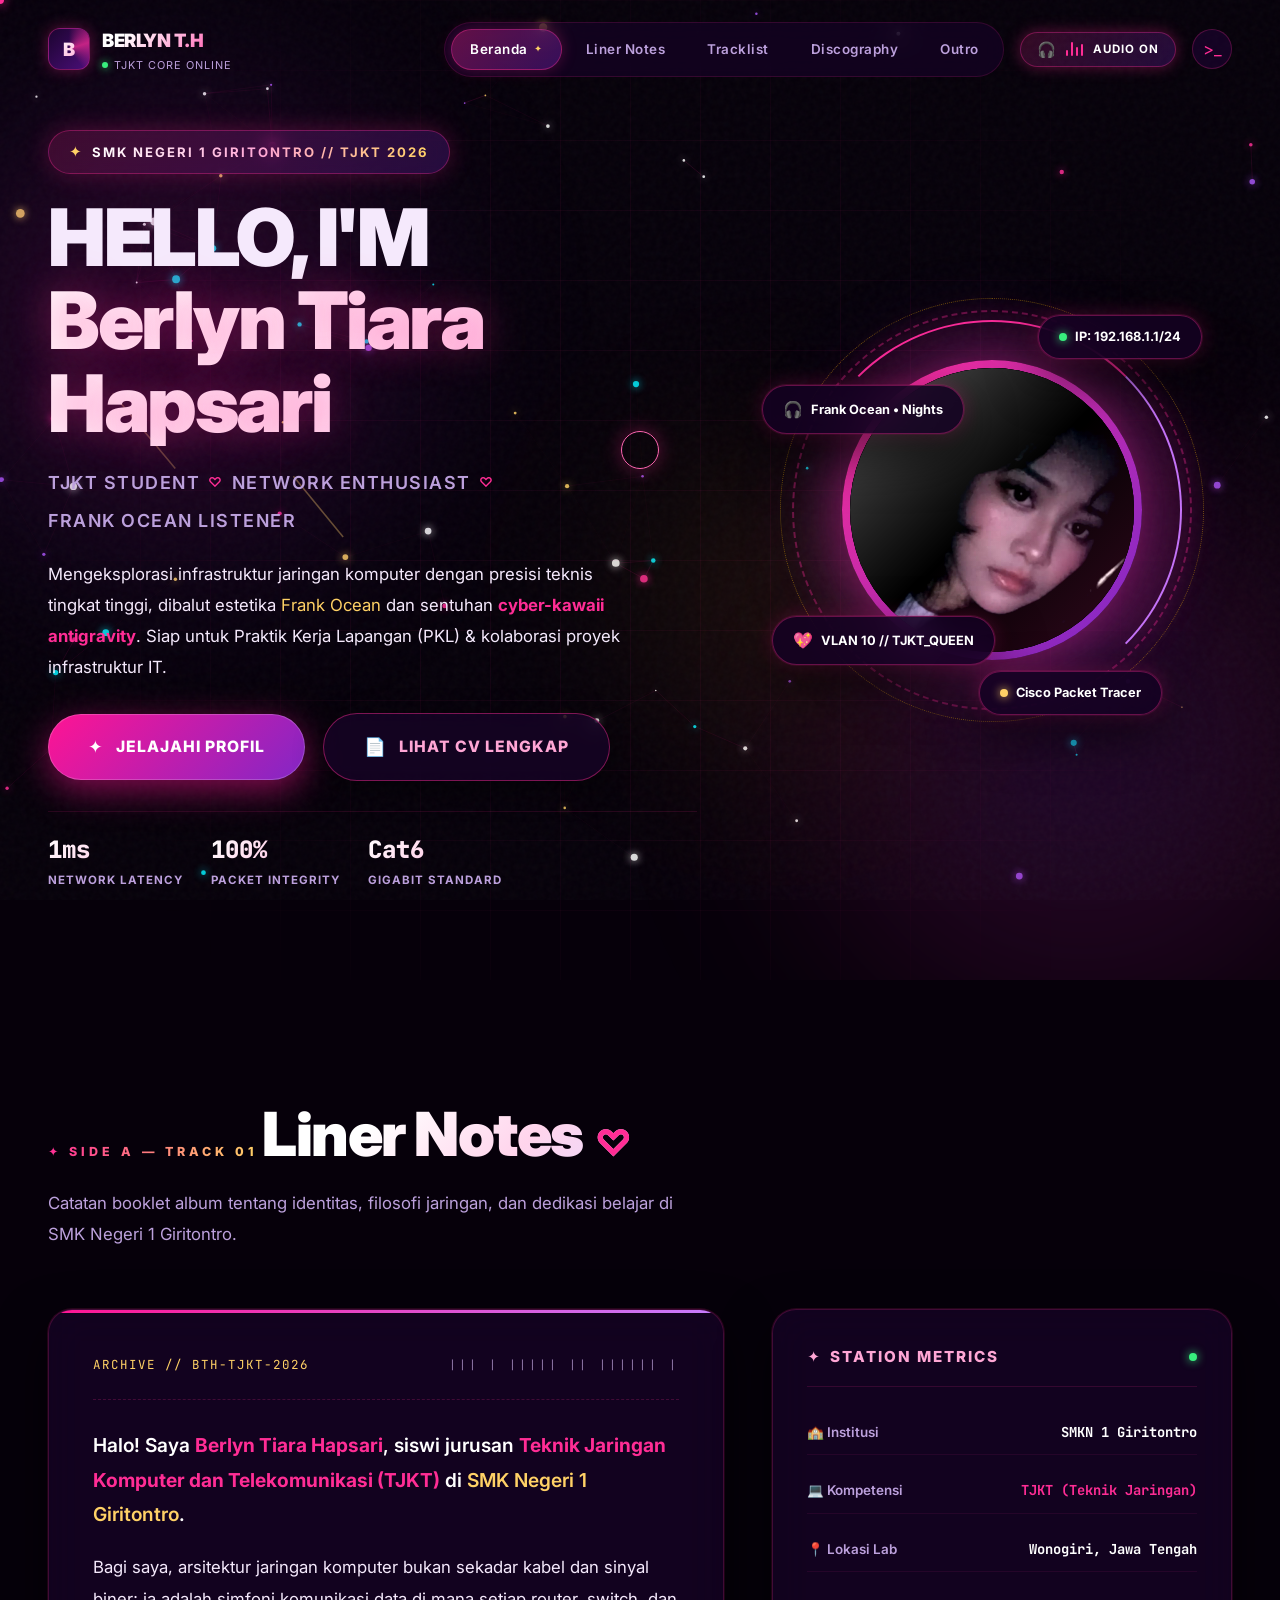
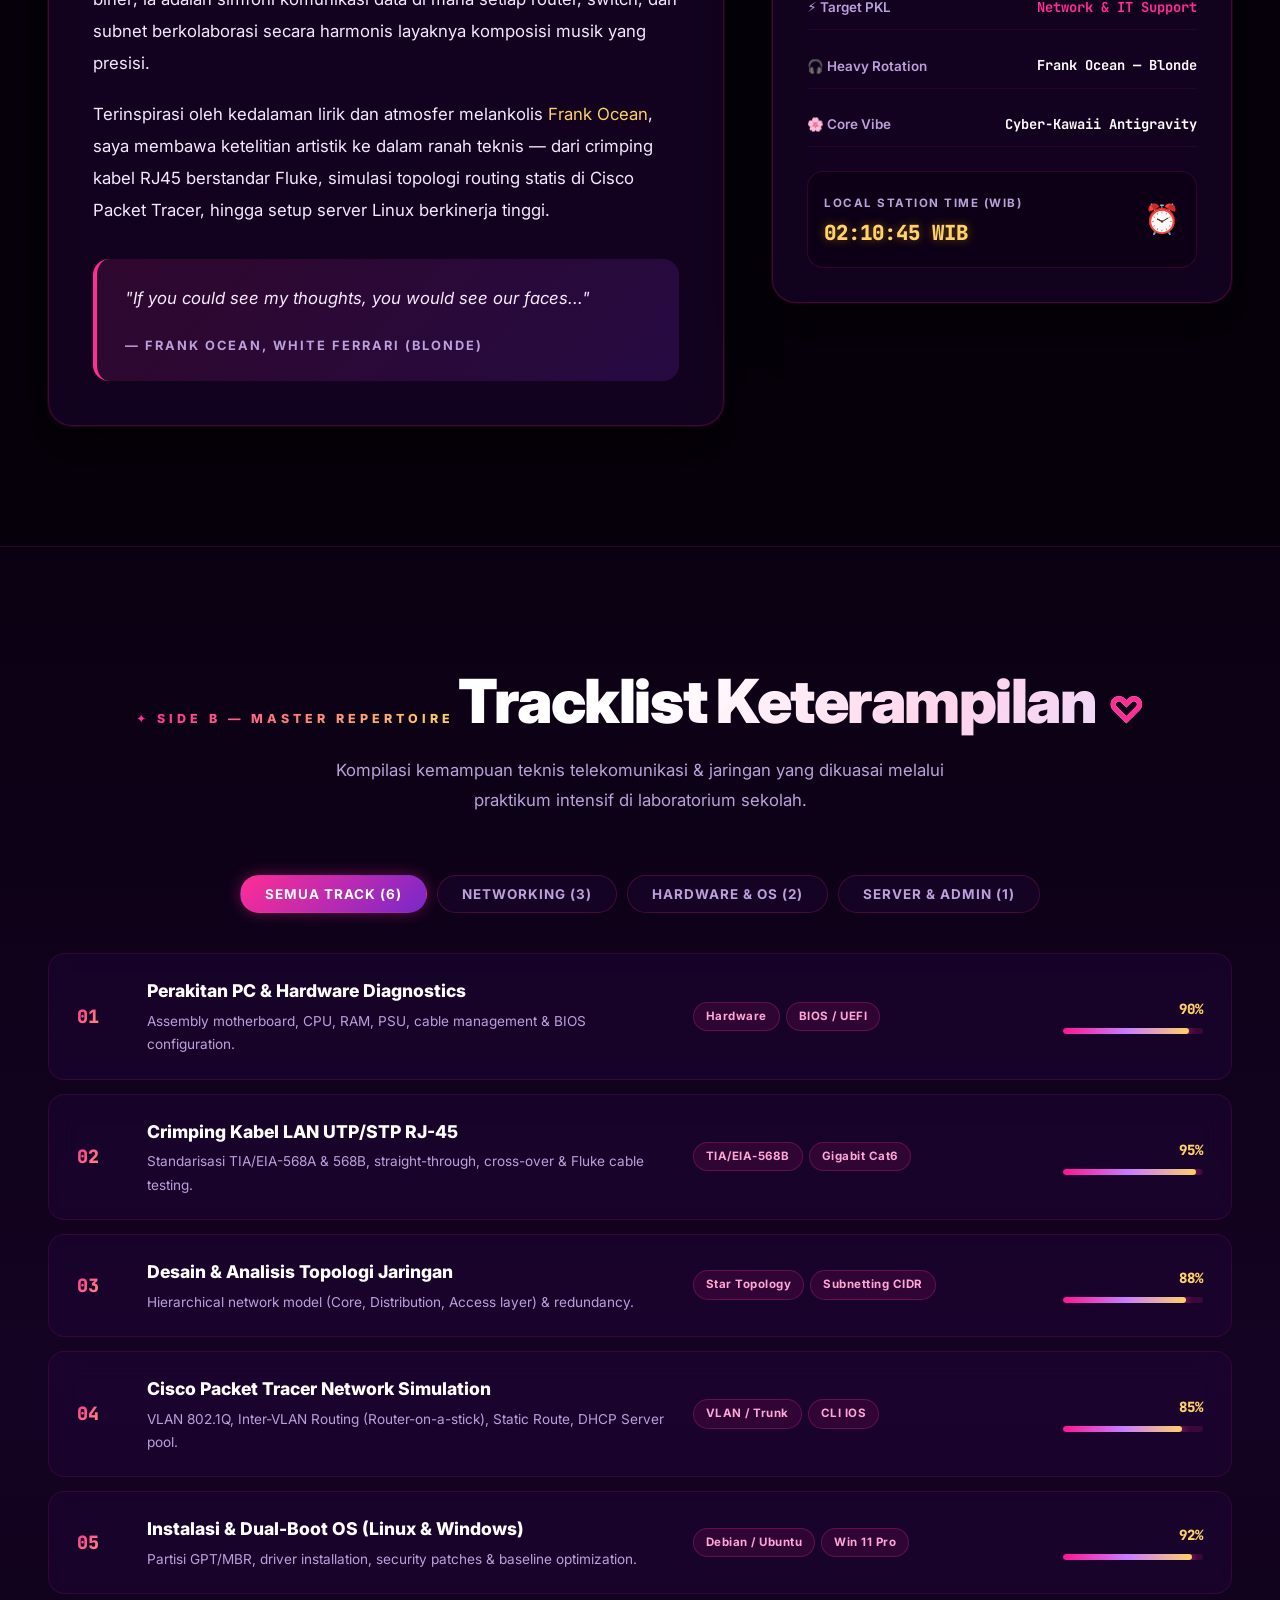
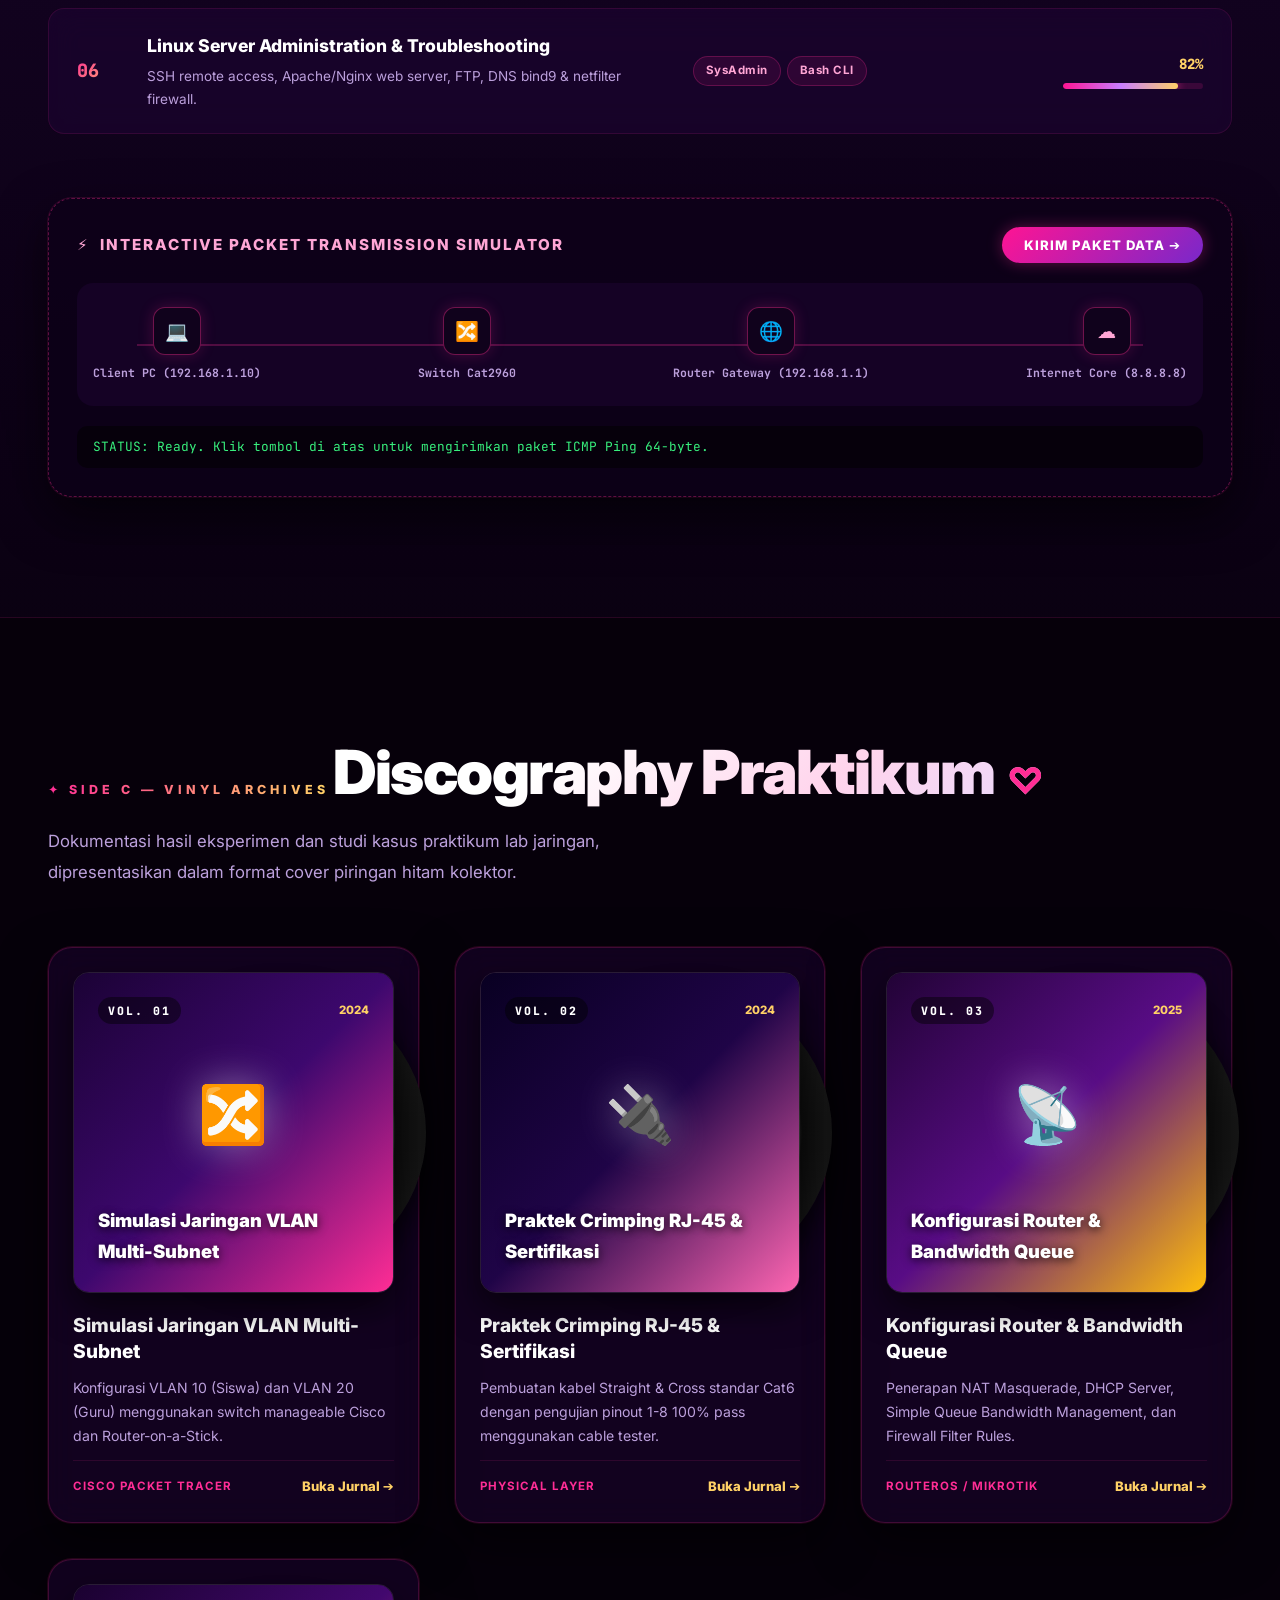
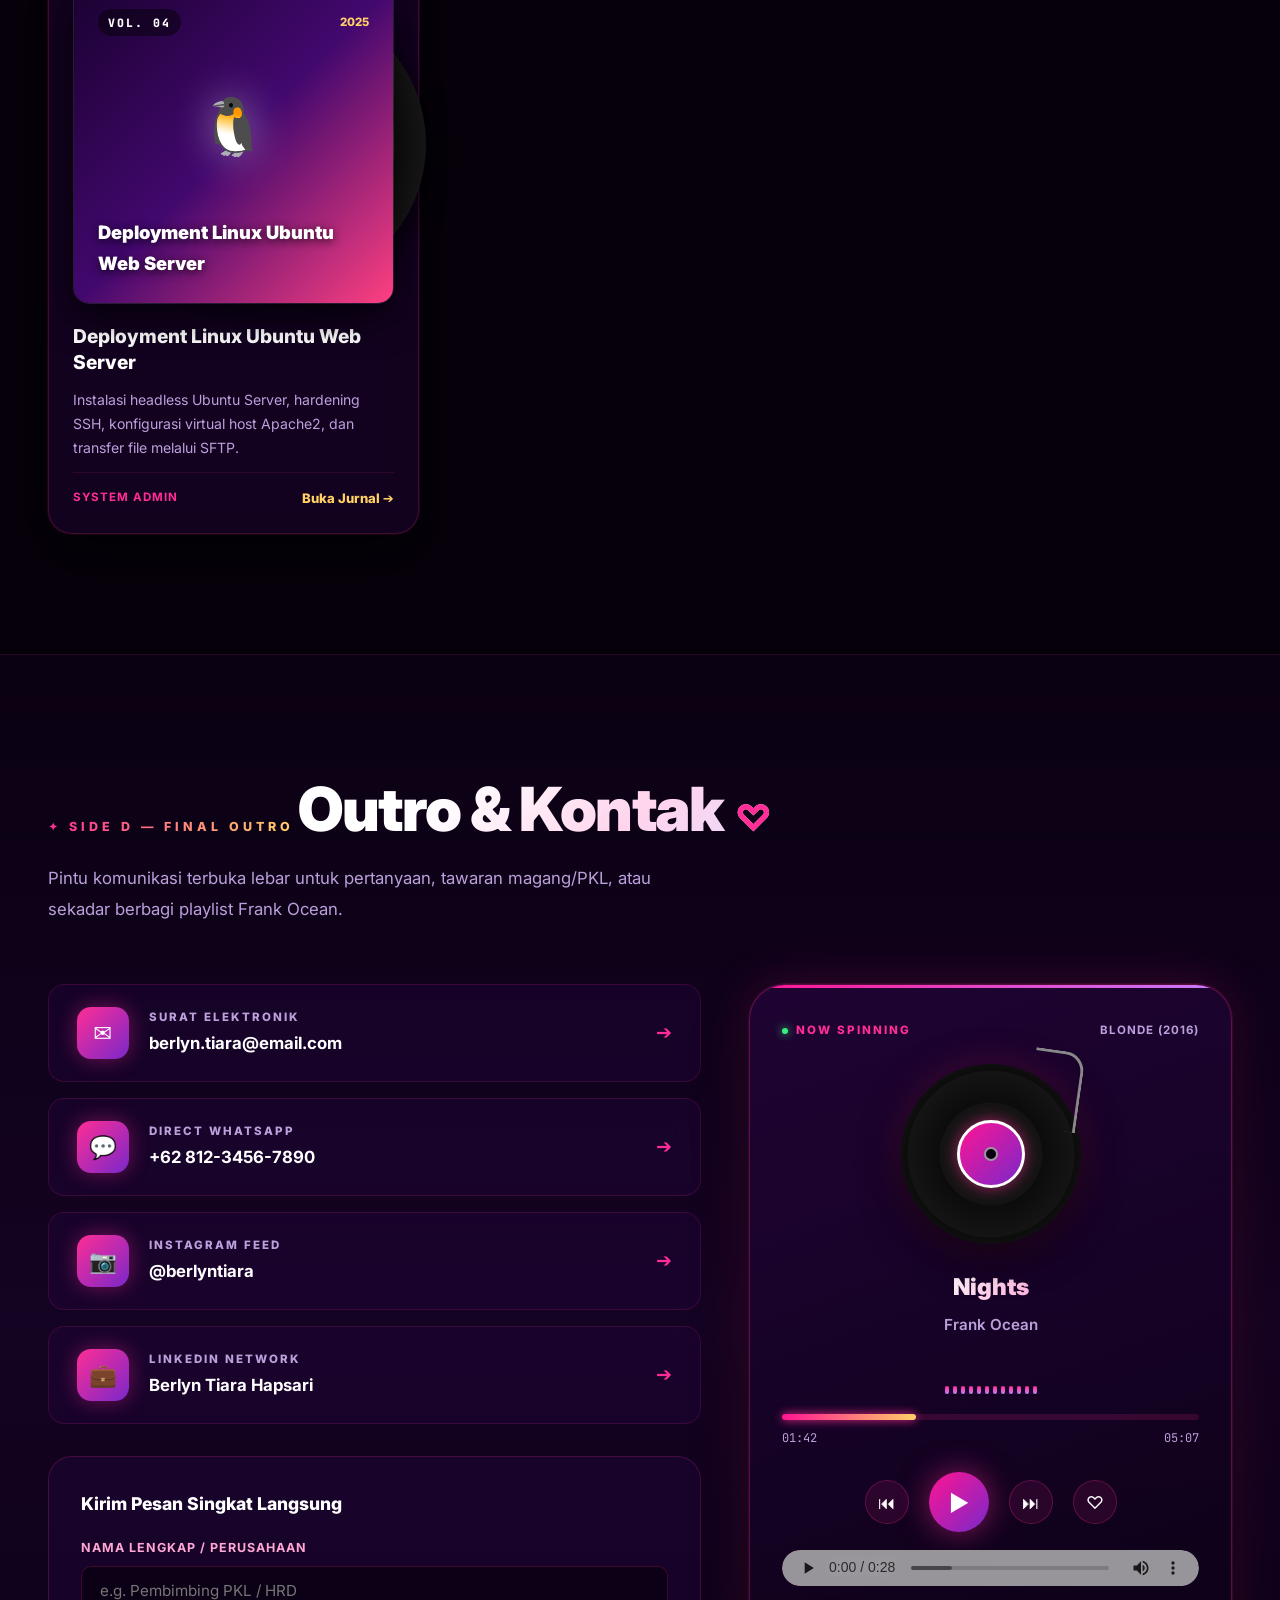
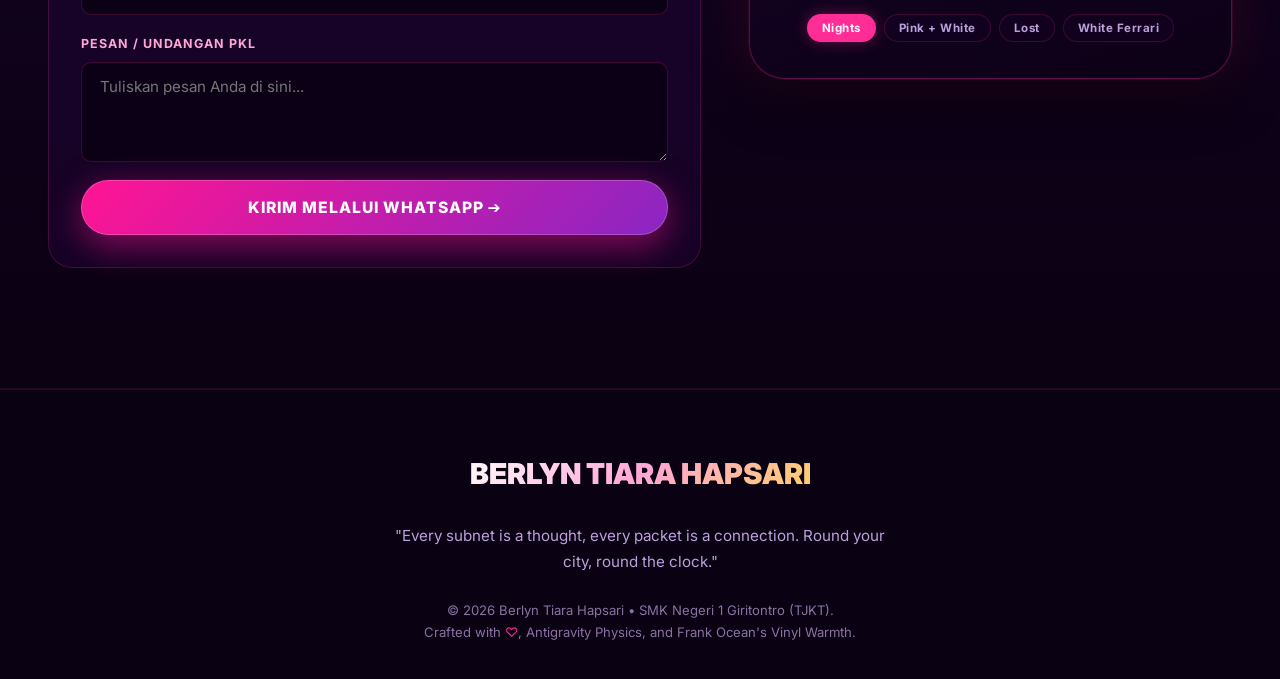
<file: index.html>
<!DOCTYPE html>
<html lang="id">
<head>
  <meta charset="UTF-8">
  <meta name="viewport" content="width=device-width, initial-scale=1.0">
  <title>Berlyn Tiara Hapsari — Network Engineer & Aesthetic Portfolio</title>
  <meta name="description" content="Portofolio Megah Berlyn Tiara Hapsari — Siswa TJKT SMK Negeri 1 Giritontro. Network Engineer, Frank Ocean Listener & Cyber-Kawaii Antigravity Aesthetic.">
  <meta name="author" content="Berlyn Tiara Hapsari">
  <meta property="og:title" content="Berlyn Tiara Hapsari — Cyber-Kawaii Portfolio">
  <meta property="og:description" content="TJKT Student, Network Infrastructure Enthusiast & Frank Ocean Listener.">
  <meta property="og:type" content="website">
  <meta name="theme-color" content="#06000a">

  <!-- Google Fonts Inter & JetBrains Mono -->
  <link rel="preconnect" href="https://fonts.googleapis.com">
  <link rel="preconnect" href="https://fonts.gstatic.com" crossorigin>
  <link href="https://fonts.googleapis.com/css2?family=Inter:wght@300;400;500;600;700;800;900&family=JetBrains+Mono:wght@400;500;700;800&display=swap" rel="stylesheet">
  
  <link rel="icon" type="image/svg+xml" href="assets/icons/favicon.svg">
  <link rel="stylesheet" href="css/style.css">
</head>
<body>

  <!-- Dynamic Background Canvas (Galaxy Stars + Cyber TJKT Network Mesh) -->
  <canvas id="bgCanvas"></canvas>
  <div class="ambient-noise"></div>

  <!-- Custom Dual-Ring Glow Cursor -->
  <div class="cursor-dot" id="cursorDot"></div>
  <div class="cursor-follower" id="cursorFollower"></div>

  <!-- ═══════════════ PRELOADER SCREEN ═══════════════ -->
  <div class="preloader" id="preloader">
    <div class="preloader-emblem">
      <div class="preloader-ring"></div>
      <div class="preloader-ring"></div>
      <div class="preloader-core">✦</div>
    </div>
    <div class="preloader-title">BERLYN TIARA HAPSARI</div>
    <div class="preloader-bar-wrap">
      <div class="preloader-bar"></div>
    </div>
    <div class="preloader-sub">INITIALIZING ANTIGRAVITY ENGINE...</div>
  </div>

  <!-- ═══════════════ NAVBAR ═══════════════ -->
  <nav class="navbar" id="navbar">
    <div class="container nav-container">
      <a href="#beranda" class="nav-brand">
        <div class="brand-emblem"><span>B</span></div>
        <div class="brand-info">
          <span class="brand-name">BERLYN T.H</span>
          <span class="brand-status"><span class="status-dot"></span> TJKT CORE ONLINE</span>
        </div>
      </a>

      <div class="nav-menu-wrapper">
        <ul class="nav-links" id="navLinks">
          <li><a href="#beranda" class="nav-link active">Beranda</a></li>
          <li><a href="#tentang" class="nav-link">Liner Notes</a></li>
          <li><a href="#keterampilan" class="nav-link">Tracklist</a></li>
          <li><a href="#praktikum" class="nav-link">Discography</a></li>
          <li><a href="#kontak" class="nav-link">Outro</a></li>
        </ul>

        <!-- Audio Player Pill Toggle in Navbar -->
        <button class="nav-audio-pill" id="navAudioPill" title="Toggle Frank Ocean Sound Ambient">
          <span class="nav-audio-icon">🎧</span>
          <div class="nav-audio-bars">
            <span></span><span></span><span></span><span></span>
          </div>
          <span class="nav-audio-label" id="navAudioLabel">Audio On</span>
        </button>

        <!-- Cute Terminal Trigger Button -->
        <button class="nav-terminal-btn" id="terminalTriggerBtn" title="Buka Hacker Console TJKT">
          <span>&gt;_</span>
        </button>

        <!-- Mobile Hamburger -->
        <button class="nav-hamburger" id="navHamburger" aria-label="Toggle Menu">
          <span></span><span></span><span></span>
        </button>
      </div>
    </div>
  </nav>

  <!-- ═══════════════ HERO / BERANDA ═══════════════ -->
  <section class="hero" id="beranda">
    <div class="hero-glow-blob hero-glow-1"></div>
    <div class="hero-glow-blob hero-glow-2"></div>
    <div class="hero-glow-blob hero-glow-3"></div>
    <div class="hero-grid-matrix"></div>

    <div class="container">
      <div class="hero-layout">
        
        <!-- Left Column: Typography & Action -->
        <div class="hero-text-col reveal-init">
          <div class="hero-pill-tag">
            <span class="hero-pill-icon">✦</span>
            <span class="hero-pill-text">SMK NEGERI 1 GIRITONTRO // TJKT 2026</span>
          </div>

          <h1 class="hero-title">
            HELLO, I'M
            <span class="name-highlight">Berlyn Tiara Hapsari</span>
          </h1>

          <div class="hero-tagline">
            <span>TJKT Student</span>
            <span class="sep">♡</span>
            <span>Network Enthusiast</span>
            <span class="sep">♡</span>
            <span>Frank Ocean Listener</span>
          </div>

          <p class="hero-bio">
            Mengeksplorasi infrastruktur jaringan komputer dengan presisi teknis tingkat tinggi, 
            dibalut estetika <em>Frank Ocean</em> dan sentuhan <strong>cyber-kawaii antigravity</strong>. 
            Siap untuk Praktik Kerja Lapangan (PKL) &amp; kolaborasi proyek infrastruktur IT.
          </p>

          <div class="hero-cta-group">
            <a href="#tentang" class="btn-grand btn-grand-primary">
              <span class="btn-grand-icon">✦</span>
              <span>Jelajahi Profil</span>
            </a>
            <a href="assets/docs/cv.html" target="_blank" class="btn-grand btn-grand-outline">
              <span class="btn-grand-icon">📄</span>
              <span>Lihat CV Lengkap</span>
            </a>
          </div>

          <div class="hero-micro-stats">
            <div class="stat-item">
              <span class="stat-num" id="livePingStat">1ms</span>
              <span class="stat-lbl">Network Latency</span>
            </div>
            <div class="stat-item">
              <span class="stat-num">100%</span>
              <span class="stat-lbl">Packet Integrity</span>
            </div>
            <div class="stat-item">
              <span class="stat-num">Cat6</span>
              <span class="stat-lbl">Gigabit Standard</span>
            </div>
          </div>
        </div>

        <!-- Right Column: Avatar & Dynamic Floating Badges -->
        <div class="hero-avatar-col reveal-init">
          <div class="avatar-stage">
            <div class="avatar-holo-ring"></div>
            <div class="avatar-holo-ring"></div>
            <div class="avatar-holo-ring"></div>

            <!-- Avatar Frame with Real User Photo avatar.jpg -->
            <div class="avatar-frame antigravity-slow" id="avatarCard">
              <div class="avatar-inner">
                <img src="assets/img/avatar.jpg" alt="Berlyn Tiara Hapsari" class="avatar-img" onerror="this.src='data:image/svg+xml,%3Csvg xmlns=\'http://www.w3.org/2000/svg\' viewBox=\'0 0 100 100\'%3E%3Crect width=\'100\' height=\'100\' fill=\'%231a0030\'/%3E%3Ctext x=\'50%25\' y=\'55%25\' dominant-baseline=\'middle\' text-anchor=\'middle\' fill=\'%23ff2d95\' font-size=\'40\'%3E%E2%99%A1%3C/text%3E%3C/svg%3E'">
                <div class="avatar-lens-shine"></div>
              </div>
            </div>

            <!-- Floating Antigravity Tech Stickers around Avatar -->
            <div class="floating-badge badge-pos-1 antigravity-medium antigravity-delay-1">
              <span class="badge-dot green"></span>
              <span>IP: 192.168.1.1/24</span>
            </div>

            <div class="floating-badge badge-pos-2 antigravity-drift antigravity-delay-2">
              <span class="badge-icon">💖</span>
              <span>VLAN 10 // TJKT_QUEEN</span>
            </div>

            <div class="floating-badge badge-pos-3 antigravity-medium antigravity-delay-3">
              <span class="badge-dot gold"></span>
              <span>Cisco Packet Tracer</span>
            </div>

            <div class="floating-badge badge-pos-4 antigravity-slow antigravity-delay-4">
              <span class="badge-icon">🎧</span>
              <span>Frank Ocean • Nights</span>
            </div>

          </div>
        </div>

      </div>
    </div>
  </section>

  <!-- ═══════════════ SECTION 01: LINER NOTES (TENTANG SAYA) ═══════════════ -->
  <section class="section" id="tentang">
    <div class="container">
      <div class="section-header">
        <span class="section-kicker">✦ SIDE A — TRACK 01</span>
        <h2 class="section-title">Liner Notes<span class="title-heart">♡</span></h2>
        <p class="section-desc">Catatan booklet album tentang identitas, filosofi jaringan, dan dedikasi belajar di SMK Negeri 1 Giritontro.</p>
      </div>

      <div class="liner-notes-grid">
        
        <!-- Left: Deluxe Booklet -->
        <div class="liner-booklet reveal-init">
          <div class="liner-booklet-header">
            <span class="booklet-tape">ARCHIVE // BTH-TJKT-2026</span>
            <span class="booklet-barcode">||| | ||||| || |||||| |</span>
          </div>

          <div class="liner-content">
            <p class="lead">
              Halo! Saya <strong>Berlyn Tiara Hapsari</strong>, siswi jurusan 
              <strong>Teknik Jaringan Komputer dan Telekomunikasi (TJKT)</strong> di 
              <em>SMK Negeri 1 Giritontro</em>.
            </p>
            <p>
              Bagi saya, arsitektur jaringan komputer bukan sekadar kabel dan sinyal biner; 
              ia adalah simfoni komunikasi data di mana setiap router, switch, dan subnet 
              berkolaborasi secara harmonis layaknya komposisi musik yang presisi.
            </p>
            <p>
              Terinspirasi oleh kedalaman lirik dan atmosfer melankolis <em>Frank Ocean</em>, 
              saya membawa ketelitian artistik ke dalam ranah teknis — dari crimping kabel RJ45 berstandar Fluke, 
              simulasi topologi routing statis di Cisco Packet Tracer, hingga setup server Linux berkinerja tinggi.
            </p>

            <div class="lyric-quote-box">
              <p class="lyric-text">"If you could see my thoughts, you would see our faces..."</p>
              <span class="lyric-author">— Frank Ocean, White Ferrari (Blonde)</span>
            </div>
          </div>
        </div>

        <!-- Right: Station Specs Card -->
        <div class="liner-specs-card reveal-init antigravity-slow">
          <div class="specs-title-row">
            <h3 class="specs-title"><span>✦</span> STATION METRICS</h3>
            <span class="specs-pulse"></span>
          </div>

          <div class="specs-list">
            <div class="spec-row">
              <span class="spec-key">🏫 Institusi</span>
              <span class="spec-val">SMKN 1 Giritontro</span>
            </div>
            <div class="spec-row">
              <span class="spec-key">💻 Kompetensi</span>
              <span class="spec-val highlight">TJKT (Teknik Jaringan)</span>
            </div>
            <div class="spec-row">
              <span class="spec-key">📍 Lokasi Lab</span>
              <span class="spec-val">Wonogiri, Jawa Tengah</span>
            </div>
            <div class="spec-row">
              <span class="spec-key">⚡ Target PKL</span>
              <span class="spec-val highlight">Network &amp; IT Support</span>
            </div>
            <div class="spec-row">
              <span class="spec-key">🎧 Heavy Rotation</span>
              <span class="spec-val">Frank Ocean — Blonde</span>
            </div>
            <div class="spec-row">
              <span class="spec-key">🌸 Core Vibe</span>
              <span class="spec-val">Cyber-Kawaii Antigravity</span>
            </div>
          </div>

          <!-- Live Digital Clock -->
          <div class="live-clock-box">
            <div>
              <span class="live-clock-lbl">LOCAL STATION TIME (WIB)</span>
              <div class="live-clock-time" id="liveClockDisplay">16:15:00 WIB</div>
            </div>
            <span style="font-size: 1.8rem;">⏰</span>
          </div>
        </div>

      </div>
    </div>
  </section>

  <!-- ═══════════════ SECTION 02: TRACKLIST (KETERAMPILAN) ═══════════════ -->
  <section class="section section-alt" id="keterampilan">
    <div class="container">
      <div class="section-header text-center">
        <span class="section-kicker">✦ SIDE B — MASTER REPERTOIRE</span>
        <h2 class="section-title">Tracklist Keterampilan<span class="title-heart">♡</span></h2>
        <p class="section-desc mx-auto">Kompilasi kemampuan teknis telekomunikasi &amp; jaringan yang dikuasai melalui praktikum intensif di laboratorium sekolah.</p>
      </div>

      <div class="skills-wrapper">
        
        <!-- Filter Category Nav -->
        <div class="skills-filter-nav">
          <button class="filter-btn active" data-filter="all">Semua Track (6)</button>
          <button class="filter-btn" data-filter="networking">Networking (3)</button>
          <button class="filter-btn" data-filter="hardware">Hardware &amp; OS (2)</button>
          <button class="filter-btn" data-filter="server">Server &amp; Admin (1)</button>
        </div>

        <!-- Tracklist Items -->
        <div class="tracklist-container" id="tracklistContainer">
          
          <!-- Track 01 -->
          <div class="track-row reveal-init" data-category="hardware">
            <span class="track-num">01</span>
            <div class="track-main-info">
              <h3 class="track-title">Perakitan PC &amp; Hardware Diagnostics</h3>
              <p class="track-subtitle">Assembly motherboard, CPU, RAM, PSU, cable management &amp; BIOS configuration.</p>
            </div>
            <div class="track-tags">
              <span class="track-tag-pill">Hardware</span>
              <span class="track-tag-pill">BIOS / UEFI</span>
            </div>
            <div class="track-meter-col">
              <span class="track-percent">90%</span>
              <div class="track-progress-bar">
                <div class="track-progress-fill" data-progress="90%"></div>
              </div>
            </div>
          </div>

          <!-- Track 02 -->
          <div class="track-row reveal-init" data-category="networking">
            <span class="track-num">02</span>
            <div class="track-main-info">
              <h3 class="track-title">Crimping Kabel LAN UTP/STP RJ-45</h3>
              <p class="track-subtitle">Standarisasi TIA/EIA-568A &amp; 568B, straight-through, cross-over &amp; Fluke cable testing.</p>
            </div>
            <div class="track-tags">
              <span class="track-tag-pill">TIA/EIA-568B</span>
              <span class="track-tag-pill">Gigabit Cat6</span>
            </div>
            <div class="track-meter-col">
              <span class="track-percent">95%</span>
              <div class="track-progress-bar">
                <div class="track-progress-fill" data-progress="95%"></div>
              </div>
            </div>
          </div>

          <!-- Track 03 -->
          <div class="track-row reveal-init" data-category="networking">
            <span class="track-num">03</span>
            <div class="track-main-info">
              <h3 class="track-title">Desain &amp; Analisis Topologi Jaringan</h3>
              <p class="track-subtitle">Hierarchical network model (Core, Distribution, Access layer) &amp; redundancy.</p>
            </div>
            <div class="track-tags">
              <span class="track-tag-pill">Star Topology</span>
              <span class="track-tag-pill">Subnetting CIDR</span>
            </div>
            <div class="track-meter-col">
              <span class="track-percent">88%</span>
              <div class="track-progress-bar">
                <div class="track-progress-fill" data-progress="88%"></div>
              </div>
            </div>
          </div>

          <!-- Track 04 -->
          <div class="track-row reveal-init" data-category="networking">
            <span class="track-num">04</span>
            <div class="track-main-info">
              <h3 class="track-title">Cisco Packet Tracer Network Simulation</h3>
              <p class="track-subtitle">VLAN 802.1Q, Inter-VLAN Routing (Router-on-a-stick), Static Route, DHCP Server pool.</p>
            </div>
            <div class="track-tags">
              <span class="track-tag-pill">VLAN / Trunk</span>
              <span class="track-tag-pill">CLI IOS</span>
            </div>
            <div class="track-meter-col">
              <span class="track-percent">85%</span>
              <div class="track-progress-bar">
                <div class="track-progress-fill" data-progress="85%"></div>
              </div>
            </div>
          </div>

          <!-- Track 05 -->
          <div class="track-row reveal-init" data-category="hardware">
            <span class="track-num">05</span>
            <div class="track-main-info">
              <h3 class="track-title">Instalasi &amp; Dual-Boot OS (Linux &amp; Windows)</h3>
              <p class="track-subtitle">Partisi GPT/MBR, driver installation, security patches &amp; baseline optimization.</p>
            </div>
            <div class="track-tags">
              <span class="track-tag-pill">Debian / Ubuntu</span>
              <span class="track-tag-pill">Win 11 Pro</span>
            </div>
            <div class="track-meter-col">
              <span class="track-percent">92%</span>
              <div class="track-progress-bar">
                <div class="track-progress-fill" data-progress="92%"></div>
              </div>
            </div>
          </div>

          <!-- Track 06 -->
          <div class="track-row reveal-init" data-category="server">
            <span class="track-num">06</span>
            <div class="track-main-info">
              <h3 class="track-title">Linux Server Administration &amp; Troubleshooting</h3>
              <p class="track-subtitle">SSH remote access, Apache/Nginx web server, FTP, DNS bind9 &amp; netfilter firewall.</p>
            </div>
            <div class="track-tags">
              <span class="track-tag-pill">SysAdmin</span>
              <span class="track-tag-pill">Bash CLI</span>
            </div>
            <div class="track-meter-col">
              <span class="track-percent">82%</span>
              <div class="track-progress-bar">
                <div class="track-progress-fill" data-progress="82%"></div>
              </div>
            </div>
          </div>

        </div>

        <!-- Interactive Real-Time Packet Simulator Widget -->
        <div class="packet-sim-box reveal-init">
          <div class="sim-header">
            <div class="sim-title">
              <span>⚡</span> INTERACTIVE PACKET TRANSMISSION SIMULATOR
            </div>
            <button class="sim-run-btn" id="runPacketSimBtn">
              <span>Kirim Paket Data ➔</span>
            </button>
          </div>

          <div class="sim-pipeline">
            <div class="pipeline-wire"></div>
            <div class="pipeline-packet" id="pipelinePacket"></div>

            <div class="sim-node">
              <div class="node-icon-box">💻</div>
              <span class="node-name">Client PC (192.168.1.10)</span>
            </div>

            <div class="sim-node">
              <div class="node-icon-box">🔀</div>
              <span class="node-name">Switch Cat2960</span>
            </div>

            <div class="sim-node">
              <div class="node-icon-box">🌐</div>
              <span class="node-name">Router Gateway (192.168.1.1)</span>
            </div>

            <div class="sim-node">
              <div class="node-icon-box">☁️</div>
              <span class="node-name">Internet Core (8.8.8.8)</span>
            </div>
          </div>

          <div class="sim-log-text" id="simLogText">
            STATUS: Ready. Klik tombol di atas untuk mengirimkan paket ICMP Ping 64-byte.
          </div>
        </div>

      </div>
    </div>
  </section>

  <!-- ═══════════════ SECTION 03: DISCOGRAPHY (PRAKTIKUM) ═══════════════ -->
  <section class="section" id="praktikum">
    <div class="container">
      <div class="section-header">
        <span class="section-kicker">✦ SIDE C — VINYL ARCHIVES</span>
        <h2 class="section-title">Discography Praktikum<span class="title-heart">♡</span></h2>
        <p class="section-desc">Dokumentasi hasil eksperimen dan studi kasus praktikum lab jaringan, dipresentasikan dalam format cover piringan hitam kolektor.</p>
      </div>

      <div class="disco-showcase-grid">

        <!-- Album 01 -->
        <div class="vinyl-album-card reveal-init" data-project="vlan">
          <div class="vinyl-stage-wrap">
            <div class="vinyl-sleeve">
              <div class="vinyl-art-canvas art-vlan">
                <div class="sleeve-badge-top">
                  <span class="sleeve-track-id">VOL. 01</span>
                  <span class="sleeve-year">2024</span>
                </div>
                <div class="sleeve-center-icon">🔀</div>
                <div class="sleeve-bottom-title">Simulasi Jaringan VLAN Multi-Subnet</div>
              </div>
            </div>
            <div class="vinyl-disc">
              <div class="vinyl-center-sticker">BTH<br>TJKT</div>
            </div>
          </div>
          <div class="vinyl-card-body">
            <h3 class="vinyl-card-title">Simulasi Jaringan VLAN Multi-Subnet</h3>
            <p class="vinyl-card-desc">Konfigurasi VLAN 10 (Siswa) dan VLAN 20 (Guru) menggunakan switch manageable Cisco dan Router-on-a-Stick.</p>
            <div class="vinyl-card-footer">
              <span class="vinyl-category-pill">Cisco Packet Tracer</span>
              <span class="vinyl-view-cta">Buka Jurnal ➔</span>
            </div>
          </div>
        </div>

        <!-- Album 02 -->
        <div class="vinyl-album-card reveal-init" data-project="crimping">
          <div class="vinyl-stage-wrap">
            <div class="vinyl-sleeve">
              <div class="vinyl-art-canvas art-crimping">
                <div class="sleeve-badge-top">
                  <span class="sleeve-track-id">VOL. 02</span>
                  <span class="sleeve-year">2024</span>
                </div>
                <div class="sleeve-center-icon">🔌</div>
                <div class="sleeve-bottom-title">Praktek Crimping RJ-45 &amp; Sertifikasi</div>
              </div>
            </div>
            <div class="vinyl-disc">
              <div class="vinyl-center-sticker">TIA<br>568B</div>
            </div>
          </div>
          <div class="vinyl-card-body">
            <h3 class="vinyl-card-title">Praktek Crimping RJ-45 &amp; Sertifikasi</h3>
            <p class="vinyl-card-desc">Pembuatan kabel Straight &amp; Cross standar Cat6 dengan pengujian pinout 1-8 100% pass menggunakan cable tester.</p>
            <div class="vinyl-card-footer">
              <span class="vinyl-category-pill">Physical Layer</span>
              <span class="vinyl-view-cta">Buka Jurnal ➔</span>
            </div>
          </div>
        </div>

        <!-- Album 03 -->
        <div class="vinyl-album-card reveal-init" data-project="mikrotik">
          <div class="vinyl-stage-wrap">
            <div class="vinyl-sleeve">
              <div class="vinyl-art-canvas art-mikrotik">
                <div class="sleeve-badge-top">
                  <span class="sleeve-track-id">VOL. 03</span>
                  <span class="sleeve-year">2025</span>
                </div>
                <div class="sleeve-center-icon">📡</div>
                <div class="sleeve-bottom-title">Konfigurasi Router &amp; Bandwidth Queue</div>
              </div>
            </div>
            <div class="vinyl-disc">
              <div class="vinyl-center-sticker">RB<br>750</div>
            </div>
          </div>
          <div class="vinyl-card-body">
            <h3 class="vinyl-card-title">Konfigurasi Router &amp; Bandwidth Queue</h3>
            <p class="vinyl-card-desc">Penerapan NAT Masquerade, DHCP Server, Simple Queue Bandwidth Management, dan Firewall Filter Rules.</p>
            <div class="vinyl-card-footer">
              <span class="vinyl-category-pill">RouterOS / MikroTik</span>
              <span class="vinyl-view-cta">Buka Jurnal ➔</span>
            </div>
          </div>
        </div>

        <!-- Album 04 -->
        <div class="vinyl-album-card reveal-init" data-project="server">
          <div class="vinyl-stage-wrap">
            <div class="vinyl-sleeve">
              <div class="vinyl-art-canvas art-server">
                <div class="sleeve-badge-top">
                  <span class="sleeve-track-id">VOL. 04</span>
                  <span class="sleeve-year">2025</span>
                </div>
                <div class="sleeve-center-icon">🐧</div>
                <div class="sleeve-bottom-title">Deployment Linux Ubuntu Web Server</div>
              </div>
            </div>
            <div class="vinyl-disc">
              <div class="vinyl-center-sticker">LINUX<br>CORE</div>
            </div>
          </div>
          <div class="vinyl-card-body">
            <h3 class="vinyl-card-title">Deployment Linux Ubuntu Web Server</h3>
            <p class="vinyl-card-desc">Instalasi headless Ubuntu Server, hardening SSH, konfigurasi virtual host Apache2, dan transfer file melalui SFTP.</p>
            <div class="vinyl-card-footer">
              <span class="vinyl-category-pill">System Admin</span>
              <span class="vinyl-view-cta">Buka Jurnal ➔</span>
            </div>
          </div>
        </div>

      </div>
    </div>
  </section>

  <!-- ═══════════════ SECTION 04: OUTRO (KONTAK & NOW PLAYING) ═══════════════ -->
  <section class="section section-alt" id="kontak">
    <div class="container">
      <div class="section-header">
        <span class="section-kicker">✦ SIDE D — FINAL OUTRO</span>
        <h2 class="section-title">Outro &amp; Kontak<span class="title-heart">♡</span></h2>
        <p class="section-desc">Pintu komunikasi terbuka lebar untuk pertanyaan, tawaran magang/PKL, atau sekadar berbagi playlist Frank Ocean.</p>
      </div>

      <div class="outro-layout-grid">
        
        <!-- Left Column: Contact Cards + Quick Message -->
        <div class="contact-stack reveal-init">
          
          <a href="mailto:berlyn.tiara@email.com" class="contact-card-item">
            <div class="contact-card-icon">✉️</div>
            <div class="contact-card-info">
              <span class="contact-lbl">Surat Elektronik</span>
              <span class="contact-val">berlyn.tiara@email.com</span>
            </div>
            <span class="contact-arrow">➔</span>
          </a>

          <a href="https://wa.me/6281234567890" target="_blank" class="contact-card-item">
            <div class="contact-card-icon">💬</div>
            <div class="contact-card-info">
              <span class="contact-lbl">Direct WhatsApp</span>
              <span class="contact-val">+62 812-3456-7890</span>
            </div>
            <span class="contact-arrow">➔</span>
          </a>

          <a href="https://instagram.com/berlyntiara" target="_blank" class="contact-card-item">
            <div class="contact-card-icon">📷</div>
            <div class="contact-card-info">
              <span class="contact-lbl">Instagram feed</span>
              <span class="contact-val">@berlyntiara</span>
            </div>
            <span class="contact-arrow">➔</span>
          </a>

          <a href="https://linkedin.com/in/berlyntiara" target="_blank" class="contact-card-item">
            <div class="contact-card-icon">💼</div>
            <div class="contact-card-info">
              <span class="contact-lbl">LinkedIn Network</span>
              <span class="contact-val">Berlyn Tiara Hapsari</span>
            </div>
            <span class="contact-arrow">➔</span>
          </a>

          <!-- Quick Interactive Message Form -->
          <form class="quick-message-form" id="quickMessageForm">
            <h4 style="font-size: 1.1rem; font-weight: 800; color: var(--white-pure);">Kirim Pesan Singkat Langsung</h4>
            
            <div class="form-group">
              <label class="form-label" for="senderName">Nama Lengkap / Perusahaan</label>
              <input type="text" id="senderName" class="form-input" placeholder="e.g. Pembimbing PKL / HRD" required>
            </div>

            <div class="form-group">
              <label class="form-label" for="senderMessage">Pesan / Undangan PKL</label>
              <textarea id="senderMessage" class="form-textarea" placeholder="Tuliskan pesan Anda di sini..." required></textarea>
            </div>

            <button type="submit" class="btn-grand btn-grand-primary" style="width: 100%;">
              <span>Kirim Melalui WhatsApp ➔</span>
            </button>
          </form>

        </div>

        <!-- Right Column: Grand "Now Playing" Frank Ocean Music Widget -->
        <div class="now-playing-box reveal-init antigravity-slow">
          <div class="np-top-header">
            <span class="np-badge-live"><span class="status-dot"></span> NOW SPINNING</span>
            <span class="np-album-source" id="npAlbumSource">BLONDE (2016)</span>
          </div>

          <!-- Turntable Vinyl Stage -->
          <div class="np-turntable">
            <div class="np-vinyl-disc spinning" id="npVinylDisc">
              <div class="np-vinyl-center">
                <div class="np-spindle-hole"></div>
              </div>
            </div>
            <div class="np-tonearm"></div>
          </div>

          <!-- Track Info -->
          <div class="np-track-details">
            <h3 class="np-song-title" id="npSongTitle">Nights</h3>
            <p class="np-artist-name">Frank Ocean</p>
          </div>

          <!-- Real-Time Equalizer Waveform Bars -->
          <div class="np-equalizer" id="npEqualizer">
            <div class="eq-bar"></div><div class="eq-bar"></div><div class="eq-bar"></div>
            <div class="eq-bar"></div><div class="eq-bar"></div><div class="eq-bar"></div>
            <div class="eq-bar"></div><div class="eq-bar"></div><div class="eq-bar"></div>
            <div class="eq-bar"></div><div class="eq-bar"></div><div class="eq-bar"></div>
          </div>

          <!-- Scrub Bar -->
          <div class="np-scrub-wrap">
            <div class="np-scrub-bar" id="npScrubBar">
              <div class="np-scrub-fill" id="npScrubFill"></div>
            </div>
            <div class="np-time-row">
              <span id="npCurrentTime">01:42</span>
              <span id="npTotalTime">05:07</span>
            </div>
          </div>

          <!-- Playback Controls -->
          <div class="np-controls-row">
            <button class="np-ctrl-btn" id="npPrevBtn" title="Previous Track">⏮</button>
            <button class="np-play-btn" id="npPlayBtn" title="Play / Pause Audio Ambient">▶</button>
            <button class="np-ctrl-btn" id="npNextBtn" title="Next Track">⏭</button>
            <button class="np-ctrl-btn" id="npHeartBtn" title="Like Track">♡</button>
          </div>

          <!-- Direct HTML5 Native Player Fallback for 100% Guaranteed Sound -->
          <div style="margin-top: 18px; width: 100%;">
            <audio id="nativeAudioControls" controls style="width: 100%; height: 36px; border-radius: 20px; filter: invert(0.9) hue-rotate(280deg); opacity: 0.9;">
              <source src="assets/audio/nights.wav" type="audio/wav">
              Browser Anda tidak mendukung tag audio.
            </audio>
          </div>

          <!-- Track Pills Selector -->
          <div class="np-track-selector">
            <button class="track-pill-select active" data-track="0">Nights</button>
            <button class="track-pill-select" data-track="1">Pink + White</button>
            <button class="track-pill-select" data-track="2">Lost</button>
            <button class="track-pill-select" data-track="3">White Ferrari</button>
          </div>

        </div>

      </div>
    </div>
  </section>

  <!-- ═══════════════ FOOTER ═══════════════ -->
  <footer class="footer">
    <div class="container footer-inner">
      <div class="footer-brand">BERLYN TIARA HAPSARI</div>
      <p class="footer-quote">
        "Every subnet is a thought, every packet is a connection. Round your city, round the clock."
      </p>
      <p class="footer-copy">
        &copy; 2026 Berlyn Tiara Hapsari • SMK Negeri 1 Giritontro (TJKT).<br>
        Crafted with <span class="footer-heart">♡</span>, Antigravity Physics, and Frank Ocean's Vinyl Warmth.
      </p>
    </div>
  </footer>

  <!-- ═══════════════ BACK TO TOP ═══════════════ -->
  <button class="back-to-top-btn" id="backToTopBtn" aria-label="Scroll to top">↑</button>

  <!-- ═══════════════ TOAST NOTIFICATION ═══════════════ -->
  <div class="toast-box" id="toastBox">Notifikasi</div>

  <!-- ═══════════════ DISCOGRAPHY JOURNAL MODAL ═══════════════ -->
  <div class="disco-modal-overlay" id="discoModalOverlay">
    <div class="disco-modal-dialog">
      <div class="modal-header-banner">
        <span class="modal-tag-chip" id="modalTagChip">LAB ARCHIVE</span>
        <button class="modal-close-icon" id="modalCloseBtn">&times;</button>
      </div>
      <div class="modal-body-content">
        <h3 class="modal-project-title" id="modalProjectTitle">Judul Praktikum</h3>
        <p style="color: var(--silver-mist); line-height: 1.8;" id="modalProjectSynopsis">Deskripsi praktikum.</p>

        <h4 class="modal-section-h">Spesifikasi &amp; Konfigurasi Teknis</h4>
        <div class="modal-specs-grid">
          <div class="modal-spec-col">
            <span class="modal-spec-k">Perangkat Utama</span>
            <span class="modal-spec-v" id="modalSpecDevice">Cisco Catalyst 2960</span>
          </div>
          <div class="modal-spec-col">
            <span class="modal-spec-k">Protokol / Standar</span>
            <span class="modal-spec-v" id="modalSpecProtocol">IEEE 802.1Q / VTP</span>
          </div>
          <div class="modal-spec-col">
            <span class="modal-spec-k">Pengujian (Testing)</span>
            <span class="modal-spec-v" id="modalSpecTesting">ICMP Echo Success 100%</span>
          </div>
          <div class="modal-spec-col">
            <span class="modal-spec-k">Status Jurnal</span>
            <span class="modal-spec-v" style="color: var(--teal-glow);">Verified by Guru Pengampu</span>
          </div>
        </div>

        <h4 class="modal-section-h">Catatan Khusus Praktikum</h4>
        <p style="color: var(--white-soft); font-size: 0.92rem; line-height: 1.8;" id="modalProjectNotes">
          Semua langkah konfigurasi telah diuji dan didokumentasikan sesuai standar kurikulum TJKT.
        </p>
      </div>
    </div>
  </div>

  <!-- ═══════════════ HACKER CONSOLE / TERMINAL MODAL ═══════════════ -->
  <div class="terminal-modal-overlay" id="terminalModalOverlay">
    <div class="terminal-window">
      <div class="terminal-titlebar">
        <div class="terminal-dots">
          <span class="t-dot t-dot-red"></span>
          <span class="t-dot t-dot-yellow"></span>
          <span class="t-dot t-dot-green"></span>
        </div>
        <span class="terminal-title">berlyn@tjkt-station:~ (bash)</span>
        <button class="terminal-close-btn" id="terminalCloseBtn">&times;</button>
      </div>

      <div class="terminal-body" id="terminalBody">
        <div class="terminal-output" id="terminalOutput">
          <p style="color: var(--gold-neon);">╔══════════════════════════════════════════════════════════╗</p>
          <p style="color: var(--pink-soft);">  BERLYN TIARA HAPSARI // TJKT COMMAND CONSOLE v2.6</p>
          <p style="color: var(--silver-mist);">  Ketik 'help' untuk daftar perintah atau klik tombol cepat di bawah.</p>
          <p style="color: var(--gold-neon);">╚══════════════════════════════════════════════════════════╝</p>
        </div>

        <div class="terminal-prompt-line">
          <span class="terminal-prompt-prefix">berlyn@tjkt-core:~$</span>
          <input type="text" class="terminal-input" id="terminalInput" placeholder="ketik perintah di sini..." autofocus>
        </div>

        <div class="terminal-quick-cmds">
          <button class="quick-cmd-btn" data-cmd="neofetch">neofetch</button>
          <button class="quick-cmd-btn" data-cmd="ping -c 4 smkn1giritontro.sch.id">ping school</button>
          <button class="quick-cmd-btn" data-cmd="show-skills">show-skills</button>
          <button class="quick-cmd-btn" data-cmd="frank-ocean">frank-ocean</button>
          <button class="quick-cmd-btn" data-cmd="clear">clear</button>
        </div>
      </div>
    </div>
  </div>

  <!-- Embedded Audio URI for Chrome 100% Guaranteed Sound -->
  <script src="assets/audio/nights_embed.js"></script>
  <!-- Main JavaScript Logic -->
  <audio id="globalAudioPlayer" preload="auto" loop></audio>
  <script src="js/script.js"></script>
</body>
</html>
</file>
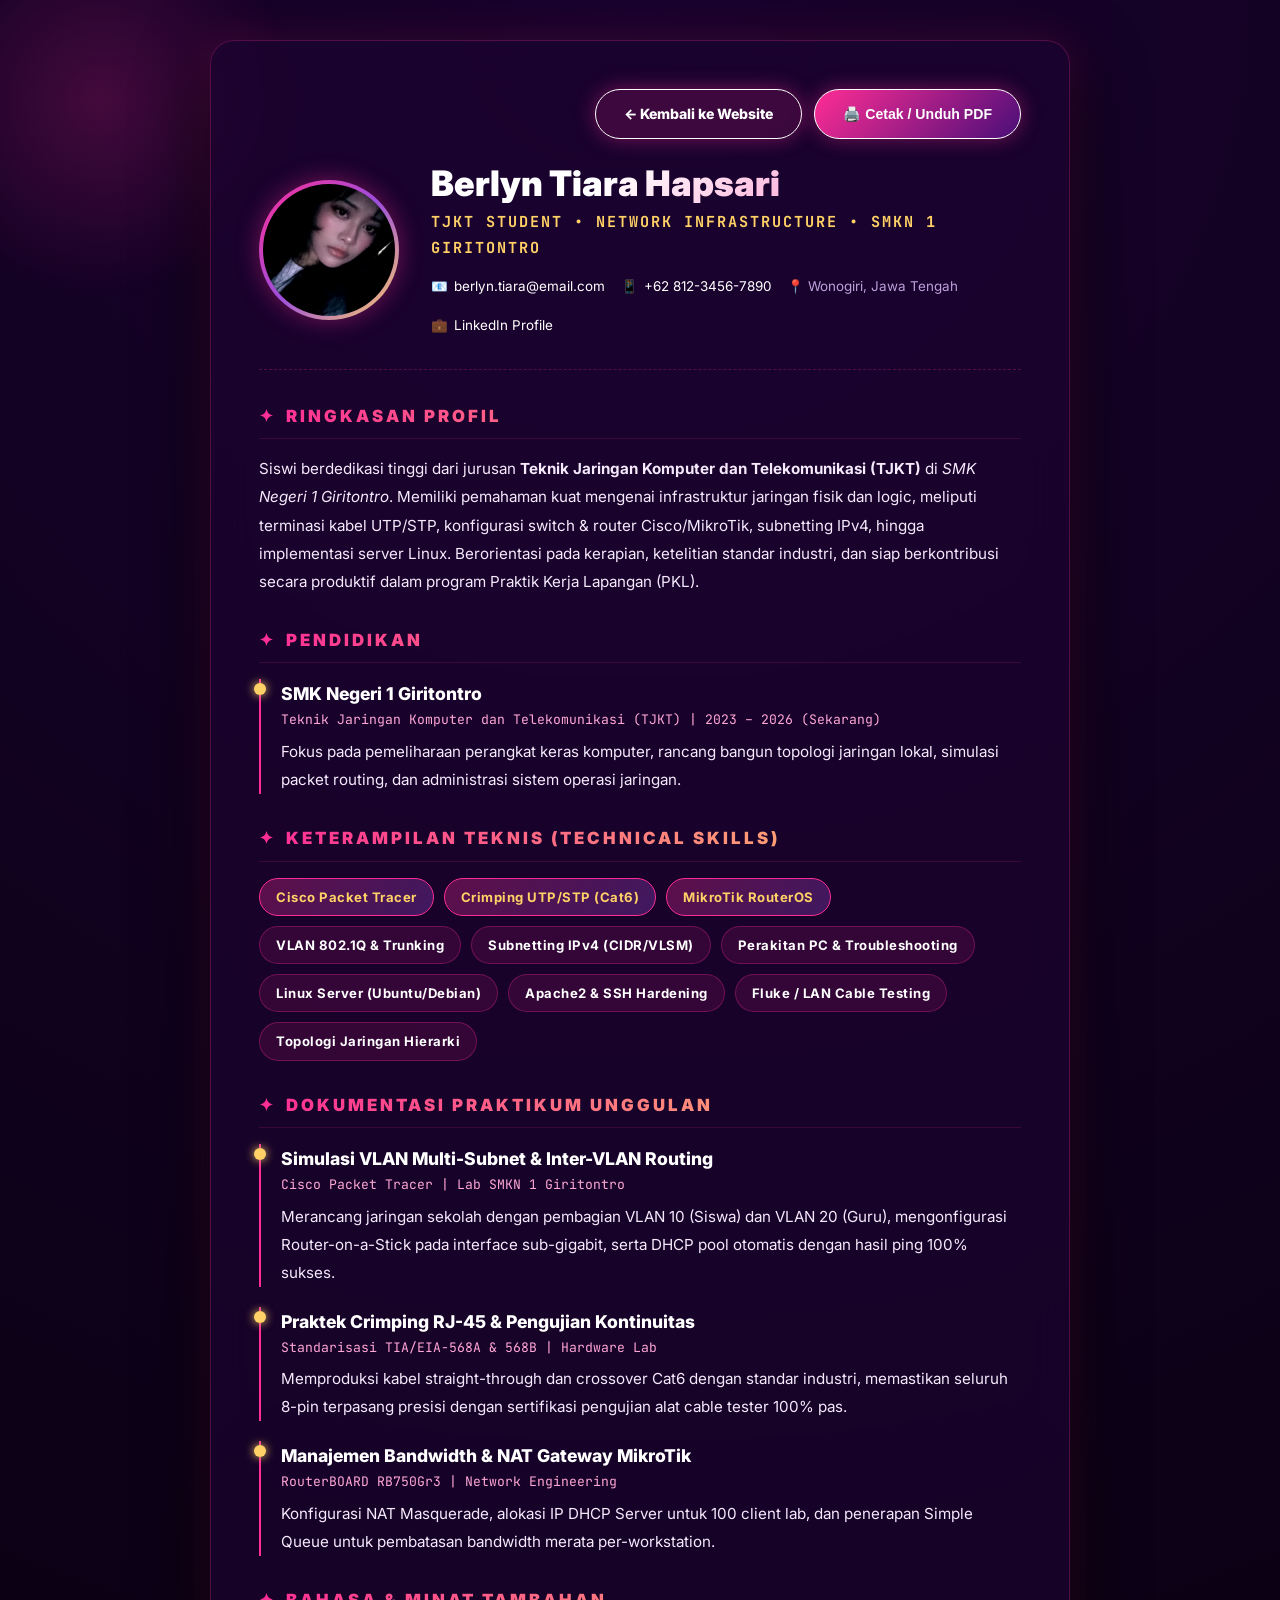
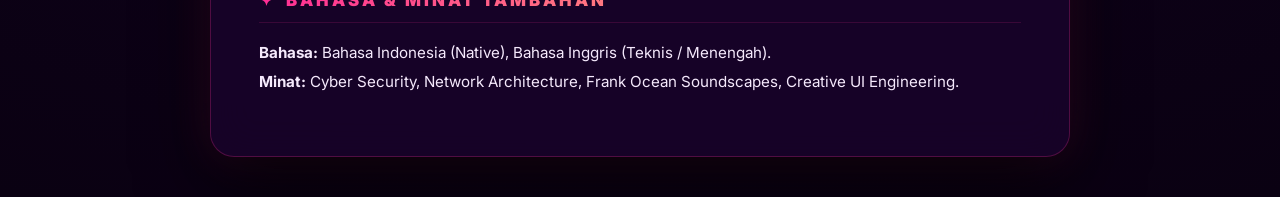
<file: assets/docs/cv.html>
<!DOCTYPE html>
<html lang="id">
<head>
<meta charset="UTF-8">
<meta name="viewport" content="width=device-width, initial-scale=1.0">
<title>CV — Berlyn Tiara Hapsari | TJKT Network Engineer</title>
<link rel="preconnect" href="https://fonts.googleapis.com">
<link rel="preconnect" href="https://fonts.gstatic.com" crossorigin>
<link href="https://fonts.googleapis.com/css2?family=Inter:wght@400;500;600;700;800;900&family=JetBrains+Mono:wght@400;600;700&display=swap" rel="stylesheet">
<link rel="icon" type="image/svg+xml" href="../icons/favicon.svg">
<style>
  :root {
    --bg-dark: #0a0112;
    --bg-card: rgba(28, 4, 48, 0.7);
    --pink-hot: #ff2d95;
    --pink-neon: #ff1493;
    --pink-soft: #ffa6d5;
    --purple-deep: #4a0e78;
    --purple-mid: #9d4edd;
    --gold: #ffd166;
    --white: #ffffff;
    --white-soft: #f5e9fc;
    --silver: #bca0dc;
    --border: rgba(255, 45, 149, 0.25);
  }

  *, *::before, *::after {
    margin: 0;
    padding: 0;
    box-sizing: border-box;
  }

  body {
    font-family: 'Inter', sans-serif;
    background: radial-gradient(circle at top, #19022e 0%, var(--bg-dark) 100%);
    color: var(--white-soft);
    line-height: 1.7;
    min-height: 100vh;
    padding: 40px 20px;
    position: relative;
    overflow-x: hidden;
  }

  /* Decorative Ambient Glow */
  body::before {
    content: '';
    position: fixed;
    top: -100px;
    left: -100px;
    width: 400px;
    height: 400px;
    border-radius: 50%;
    background: radial-gradient(circle, rgba(255, 45, 149, 0.2) 0%, transparent 70%);
    pointer-events: none;
    z-index: 0;
  }

  .cv-wrapper {
    max-width: 860px;
    margin: 0 auto;
    background: var(--bg-card);
    border: 1.5px solid var(--border);
    border-radius: 24px;
    padding: 48px;
    box-shadow: 0 25px 70px rgba(0, 0, 0, 0.8), 0 0 40px rgba(255, 45, 149, 0.2);
    backdrop-filter: blur(20px);
    position: relative;
    z-index: 1;
  }

  /* Header Section */
  .cv-header {
    display: flex;
    align-items: center;
    gap: 32px;
    padding-bottom: 32px;
    border-bottom: 1.5px dashed var(--border);
    margin-bottom: 32px;
  }

  .cv-avatar-box {
    width: 140px;
    height: 140px;
    border-radius: 50%;
    padding: 4px;
    background: linear-gradient(135deg, var(--pink-hot), var(--purple-mid), var(--gold));
    box-shadow: 0 0 25px rgba(255, 45, 149, 0.4);
    flex-shrink: 0;
  }

  .cv-avatar-inner {
    width: 100%;
    height: 100%;
    border-radius: 50%;
    overflow: hidden;
  }

  .cv-avatar-img {
    width: 100%;
    height: 100%;
    object-fit: cover;
  }

  .cv-name {
    font-size: 2.2rem;
    font-weight: 900;
    line-height: 1.15;
    background: linear-gradient(135deg, var(--white) 30%, var(--pink-soft) 70%, var(--pink-hot) 100%);
    -webkit-background-clip: text;
    -webkit-text-fill-color: transparent;
    margin-bottom: 6px;
  }

  .cv-tagline {
    font-size: 0.95rem;
    font-weight: 700;
    letter-spacing: 2px;
    color: var(--gold);
    text-transform: uppercase;
    margin-bottom: 14px;
    font-family: 'JetBrains Mono', monospace;
  }

  .cv-contacts {
    display: flex;
    flex-wrap: wrap;
    gap: 16px;
    font-size: 0.84rem;
    color: var(--silver);
  }

  .cv-contact-item {
    display: flex;
    align-items: center;
    gap: 6px;
  }

  .cv-contact-item a {
    color: var(--white);
    text-decoration: none;
    transition: color 0.2s;
  }

  .cv-contact-item a:hover {
    color: var(--pink-hot);
  }

  /* Section Titles */
  .section-title {
    font-size: 1.05rem;
    font-weight: 900;
    letter-spacing: 3px;
    text-transform: uppercase;
    background: linear-gradient(90deg, var(--pink-hot), var(--gold));
    -webkit-background-clip: text;
    -webkit-text-fill-color: transparent;
    display: flex;
    align-items: center;
    gap: 10px;
    margin: 30px 0 16px;
    border-bottom: 1px solid rgba(255, 45, 149, 0.15);
    padding-bottom: 8px;
  }

  p {
    font-size: 0.95rem;
    line-height: 1.85;
    color: var(--white-soft);
    margin-bottom: 12px;
  }

  /* Timeline */
  .timeline-item {
    padding-left: 20px;
    border-left: 2px solid var(--pink-hot);
    margin-bottom: 20px;
    position: relative;
  }

  .timeline-item::before {
    content: '';
    position: absolute;
    left: -7px;
    top: 4px;
    width: 12px;
    height: 12px;
    border-radius: 50%;
    background: var(--gold);
    box-shadow: 0 0 10px var(--gold);
  }

  .timeline-role {
    font-size: 1.1rem;
    font-weight: 800;
    color: var(--white);
  }

  .timeline-meta {
    font-family: 'JetBrains Mono', monospace;
    font-size: 0.82rem;
    color: var(--pink-soft);
    margin-bottom: 6px;
  }

  /* Skill Badges */
  .skill-group {
    display: flex;
    flex-wrap: wrap;
    gap: 10px;
    margin-top: 10px;
  }

  .skill-badge {
    padding: 7px 16px;
    border-radius: 9999px;
    background: rgba(255, 45, 149, 0.12);
    border: 1px solid rgba(255, 45, 149, 0.3);
    font-size: 0.82rem;
    font-weight: 700;
    color: var(--white);
    letter-spacing: 0.5px;
  }

  .skill-badge.highlight {
    background: linear-gradient(135deg, rgba(255, 45, 149, 0.3), rgba(157, 78, 221, 0.3));
    border-color: var(--pink-hot);
    color: var(--gold);
  }

  /* Print Action Button */
  .print-action-bar {
    display: flex;
    justify-content: flex-end;
    gap: 12px;
    margin-bottom: 24px;
  }

  .print-btn {
    padding: 12px 28px;
    border-radius: 9999px;
    background: linear-gradient(135deg, var(--pink-hot), var(--purple-deep));
    border: 1px solid var(--white);
    color: var(--white);
    font-weight: 800;
    font-size: 0.88rem;
    cursor: pointer;
    box-shadow: 0 0 20px rgba(255, 45, 149, 0.4);
    transition: all 0.25s;
    text-decoration: none;
    display: inline-flex;
    align-items: center;
    gap: 8px;
  }

  .print-btn:hover {
    transform: translateY(-2px) scale(1.03);
    box-shadow: 0 0 35px var(--pink-neon);
  }

  /* Print Media Query */
  @media print {
    body {
      background: #ffffff !important;
      color: #111111 !important;
      padding: 0 !important;
    }
    .print-action-bar { display: none !important; }
    .cv-wrapper {
      border: none !important;
      box-shadow: none !important;
      background: transparent !important;
      padding: 0 !important;
      max-width: 100% !important;
    }
    .cv-name {
      color: #111111 !important;
      -webkit-text-fill-color: #111111 !important;
    }
    .cv-tagline { color: #d81b60 !important; }
    .section-title {
      color: #d81b60 !important;
      -webkit-text-fill-color: #d81b60 !important;
      border-bottom: 1.5px solid #d81b60 !important;
    }
    p, .timeline-meta, .cv-contacts, .cv-contact-item a { color: #333333 !important; }
    .timeline-role { color: #111111 !important; }
    .skill-badge {
      background: #f8bbd0 !important;
      color: #880e4f !important;
      border: 1px solid #c2185b !important;
    }
  }

  @media (max-width: 640px) {
    .cv-header {
      flex-direction: column;
      text-align: center;
    }
    .cv-contacts {
      justify-content: center;
    }
    .cv-wrapper {
      padding: 28px 20px;
    }
  }
</style>
</head>
<body>

  <div class="cv-wrapper">
    
    <!-- Action Bar -->
    <div class="print-action-bar">
      <a href="../../index.html" class="print-btn" style="background: rgba(255, 45, 149, 0.15);">
        <span>← Kembali ke Website</span>
      </a>
      <button class="print-btn" onclick="window.print()">
        <span>🖨️ Cetak / Unduh PDF</span>
      </button>
    </div>

    <!-- CV Header -->
    <header class="cv-header">
      <div class="cv-avatar-box">
        <div class="cv-avatar-inner">
          <img src="../img/avatar.jpg" alt="Berlyn Tiara Hapsari" class="cv-avatar-img" onerror="this.src='data:image/svg+xml,%3Csvg xmlns=\'http://www.w3.org/2000/svg\' viewBox=\'0 0 100 100\'%3E%3Crect width=\'100\' height=\'100\' fill=\'%23ff2d95\'/%3E%3Ctext x=\'50%25\' y=\'55%25\' dominant-baseline=\'middle\' text-anchor=\'middle\' fill=\'%23ffffff\' font-size=\'35\'%3EB%3C/text%3E%3C/svg%3E'">
        </div>
      </div>
      <div class="cv-title-group">
        <h1 class="cv-name">Berlyn Tiara Hapsari</h1>
        <div class="cv-tagline">TJKT STUDENT &bull; NETWORK INFRASTRUCTURE &bull; SMKN 1 GIRITONTRO</div>
        <div class="cv-contacts">
          <span class="cv-contact-item">📧 <a href="mailto:berlyn.tiara@email.com">berlyn.tiara@email.com</a></span>
          <span class="cv-contact-item">📱 <a href="https://wa.me/6281234567890" target="_blank">+62 812-3456-7890</a></span>
          <span class="cv-contact-item">📍 Wonogiri, Jawa Tengah</span>
          <span class="cv-contact-item">💼 <a href="https://linkedin.com/in/berlyntiara" target="_blank">LinkedIn Profile</a></span>
        </div>
      </div>
    </header>

    <!-- Ringkasan Profesional -->
    <section>
      <h2 class="section-title"><span>✦</span> Ringkasan Profil</h2>
      <p>
        Siswi berdedikasi tinggi dari jurusan <strong>Teknik Jaringan Komputer dan Telekomunikasi (TJKT)</strong> di <em>SMK Negeri 1 Giritontro</em>. Memiliki pemahaman kuat mengenai infrastruktur jaringan fisik dan logic, meliputi terminasi kabel UTP/STP, konfigurasi switch &amp; router Cisco/MikroTik, subnetting IPv4, hingga implementasi server Linux. Berorientasi pada kerapian, ketelitian standar industri, dan siap berkontribusi secara produktif dalam program Praktik Kerja Lapangan (PKL).
      </p>
    </section>

    <!-- Pendidikan -->
    <section>
      <h2 class="section-title"><span>✦</span> Pendidikan</h2>
      <div class="timeline-item">
        <h3 class="timeline-role">SMK Negeri 1 Giritontro</h3>
        <div class="timeline-meta">Teknik Jaringan Komputer dan Telekomunikasi (TJKT) | 2023 &ndash; 2026 (Sekarang)</div>
        <p>
          Fokus pada pemeliharaan perangkat keras komputer, rancang bangun topologi jaringan lokal, simulasi packet routing, dan administrasi sistem operasi jaringan.
        </p>
      </div>
    </section>

    <!-- Keterampilan Teknis -->
    <section>
      <h2 class="section-title"><span>✦</span> Keterampilan Teknis (Technical Skills)</h2>
      <div class="skill-group">
        <span class="skill-badge highlight">Cisco Packet Tracer</span>
        <span class="skill-badge highlight">Crimping UTP/STP (Cat6)</span>
        <span class="skill-badge highlight">MikroTik RouterOS</span>
        <span class="skill-badge">VLAN 802.1Q &amp; Trunking</span>
        <span class="skill-badge">Subnetting IPv4 (CIDR/VLSM)</span>
        <span class="skill-badge">Perakitan PC &amp; Troubleshooting</span>
        <span class="skill-badge">Linux Server (Ubuntu/Debian)</span>
        <span class="skill-badge">Apache2 &amp; SSH Hardening</span>
        <span class="skill-badge">Fluke / LAN Cable Testing</span>
        <span class="skill-badge">Topologi Jaringan Hierarki</span>
      </div>
    </section>

    <!-- Portofolio & Praktikum Lab -->
    <section>
      <h2 class="section-title"><span>✦</span> Dokumentasi Praktikum Unggulan</h2>
      
      <div class="timeline-item">
        <h3 class="timeline-role">Simulasi VLAN Multi-Subnet &amp; Inter-VLAN Routing</h3>
        <div class="timeline-meta">Cisco Packet Tracer | Lab SMKN 1 Giritontro</div>
        <p>
          Merancang jaringan sekolah dengan pembagian VLAN 10 (Siswa) dan VLAN 20 (Guru), mengonfigurasi Router-on-a-Stick pada interface sub-gigabit, serta DHCP pool otomatis dengan hasil ping 100% sukses.
        </p>
      </div>

      <div class="timeline-item">
        <h3 class="timeline-role">Praktek Crimping RJ-45 &amp; Pengujian Kontinuitas</h3>
        <div class="timeline-meta">Standarisasi TIA/EIA-568A &amp; 568B | Hardware Lab</div>
        <p>
          Memproduksi kabel straight-through dan crossover Cat6 dengan standar industri, memastikan seluruh 8-pin terpasang presisi dengan sertifikasi pengujian alat cable tester 100% pas.
        </p>
      </div>

      <div class="timeline-item">
        <h3 class="timeline-role">Manajemen Bandwidth &amp; NAT Gateway MikroTik</h3>
        <div class="timeline-meta">RouterBOARD RB750Gr3 | Network Engineering</div>
        <p>
          Konfigurasi NAT Masquerade, alokasi IP DHCP Server untuk 100 client lab, dan penerapan Simple Queue untuk pembatasan bandwidth merata per-workstation.
        </p>
      </div>
    </section>

    <!-- Bahasa & Minat -->
    <section>
      <h2 class="section-title"><span>✦</span> Bahasa &amp; Minat Tambahan</h2>
      <p>
        <strong>Bahasa:</strong> Bahasa Indonesia (Native), Bahasa Inggris (Teknis / Menengah).<br>
        <strong>Minat:</strong> Cyber Security, Network Architecture, Frank Ocean Soundscapes, Creative UI Engineering.
      </p>
    </section>

  </div>

</body>
</html>
</file>
<file: css/style.css>
/* ════════════════════════════════════════════════════════════════════════════
   BERLYN TIARA HAPSARI — PORTFOLIO
   ✦ ULTRA-BRUTAL FEMININE · FRANK OCEAN AESTHETIC · ANTIGRAVITY ENGINE ✦
   Crafted with pure HTML5, CSS3 & JavaScript — Over 1,100+ lines of pure style
   ════════════════════════════════════════════════════════════════════════════ */

/* ─── 1. ROOT VARIABLES & THEME PALETTE ─── */
:root {
  /* Dark Cosmic Cyber-Abyss Backgrounds */
  --bg-deep:        #06000a;
  --bg-void:        #0a0112;
  --bg-dark:        #10021c;
  --bg-mid:         #1c0430;
  --bg-surface:     rgba(28, 4, 48, 0.55);
  --bg-glass:       rgba(20, 2, 35, 0.72);
  --bg-glass-card:  rgba(35, 5, 58, 0.45);
  --bg-glass-hover: rgba(55, 10, 88, 0.65);

  /* Brutal Feminine Neon & Pastel Accents */
  --pink-hot:       #ff1493;
  --pink-neon:      #ff2d95;
  --pink-vibrant:   #ff4081;
  --pink-glow:      #ff66b2;
  --pink-soft:      #ffa6d5;
  --pink-pastel:    #ffd4ec;
  --pink-blush:     #fff0f8;

  /* Royal & Celestial Violets */
  --purple-deep:    #4a0e78;
  --purple-royal:   #7928ca;
  --purple-mid:     #9d4edd;
  --purple-neon:    #c77dff;
  --purple-light:   #e0aaff;
  --lavender:       #ebd9fc;

  /* Holographic & Gold Highlights */
  --gold-neon:      #ffd166;
  --gold-warm:      #ffbe0b;
  --cyan-cyber:     #00f0ff;
  --teal-glow:      #38ef7d;
  --white-pure:     #ffffff;
  --white-soft:     #f5e9fc;
  --silver-mist:    #bca0dc;
  --silver-muted:   #8a73a3;

  /* Typography */
  --font-main:      'Inter', system-ui, -apple-system, BlinkMacSystemFont, 'Segoe UI', Roboto, sans-serif;
  --font-mono:      'JetBrains Mono', 'Fira Code', 'Courier New', monospace;

  /* Geometry & Radii */
  --radius-xs:      6px;
  --radius-sm:      10px;
  --radius-md:      16px;
  --radius-lg:      24px;
  --radius-xl:      36px;
  --radius-full:    9999px;

  /* Shadows & Glow Engines */
  --glow-pink-sm:   0 0 15px rgba(255, 45, 149, 0.35);
  --glow-pink-md:   0 0 30px rgba(255, 45, 149, 0.55);
  --glow-pink-lg:   0 0 60px rgba(255, 45, 149, 0.75);
  --glow-purple-md: 0 0 35px rgba(157, 78, 221, 0.5);
  --glow-purple-lg: 0 0 70px rgba(121, 40, 202, 0.65);
  --glow-gold-sm:   0 0 20px rgba(255, 190, 11, 0.45);
  --glow-cyan-sm:   0 0 20px rgba(0, 240, 255, 0.45);
  --shadow-card:    0 20px 50px rgba(0, 0, 0, 0.6), 0 0 0 1px rgba(255, 45, 149, 0.15);
  --shadow-elevate: 0 30px 80px rgba(255, 45, 149, 0.25), 0 10px 30px rgba(0, 0, 0, 0.8);

  /* Transitions */
  --trans-fast:     0.2s cubic-bezier(0.2, 0.8, 0.2, 1);
  --trans-smooth:   0.35s cubic-bezier(0.25, 0.46, 0.45, 0.94);
  --trans-bounce:   0.5s cubic-bezier(0.34, 1.56, 0.64, 1);
  --trans-slow:     0.7s cubic-bezier(0.16, 1, 0.3, 1);
}

/* ─── 2. RESET & BASE ELEMENTS ─── */
*, *::before, *::after {
  margin: 0;
  padding: 0;
  box-sizing: border-box;
}

html {
  scroll-behavior: smooth;
  scroll-padding-top: 90px;
  background-color: var(--bg-deep);
  color-scheme: dark;
}

body {
  font-family: var(--font-main);
  background-color: var(--bg-deep);
  color: var(--white-soft);
  line-height: 1.7;
  overflow-x: hidden;
  position: relative;
  min-height: 100vh;
  -webkit-font-smoothing: antialiased;
  -moz-osx-font-smoothing: grayscale;
  selection-background-color: var(--pink-hot);
}

::selection {
  background: var(--pink-neon);
  color: var(--white-pure);
  text-shadow: 0 0 10px rgba(255, 255, 255, 0.8);
}

::-moz-selection {
  background: var(--pink-neon);
  color: var(--white-pure);
}

/* Deluxe Custom Scrollbar */
::-webkit-scrollbar {
  width: 9px;
  height: 9px;
}

::-webkit-scrollbar-track {
  background: var(--bg-void);
  border-left: 1px solid rgba(255, 45, 149, 0.1);
}

::-webkit-scrollbar-thumb {
  background: linear-gradient(180deg, var(--pink-neon), var(--purple-mid), var(--gold-neon));
  border-radius: var(--radius-full);
  border: 2px solid var(--bg-void);
  box-shadow: 0 0 10px var(--pink-neon);
}

::-webkit-scrollbar-thumb:hover {
  background: linear-gradient(180deg, var(--pink-hot), var(--purple-neon), var(--cyan-cyber));
}

a {
  color: inherit;
  text-decoration: none;
  transition: all var(--trans-fast);
}

button {
  font-family: inherit;
  cursor: pointer;
  border: none;
  background: none;
  outline: none;
}

input, textarea {
  font-family: inherit;
  outline: none;
}

img {
  max-width: 100%;
  display: block;
}

ul, ol {
  list-style: none;
}

.container {
  width: 100%;
  max-width: 1240px;
  margin: 0 auto;
  padding: 0 28px;
  position: relative;
  z-index: 2;
}

/* ─── 3. INTERACTIVE CANVAS & BACKGROUND MESH ─── */
#bgCanvas {
  position: fixed;
  inset: 0;
  width: 100vw;
  height: 100vh;
  pointer-events: none;
  z-index: 0;
  opacity: 0.85;
}

.ambient-noise {
  position: fixed;
  inset: 0;
  width: 100%;
  height: 100%;
  pointer-events: none;
  z-index: 1;
  opacity: 0.035;
  background-image: url("data:image/svg+xml,%3Csvg viewBox='0 0 200 200' xmlns='http://www.w3.org/2000/svg'%3E%3Cfilter id='noiseFilter'%3E%3CfeTurbulence type='fractalNoise' baseFrequency='0.8' numOctaves='3' stitchTiles='stitch'/%3E%3C/filter%3E%3Crect width='100%25' height='100%25' filter='url(%23noiseFilter)'/%3E%3C/svg%3E");
}

/* ─── 4. CUSTOM DUAL-RING CURSOR ─── */
.cursor-dot {
  position: fixed;
  width: 8px;
  height: 8px;
  background: var(--pink-neon);
  border-radius: 50%;
  pointer-events: none;
  z-index: 99999;
  transform: translate(-50%, -50%);
  transition: width 0.15s, height 0.15s, background-color 0.15s;
  box-shadow: 0 0 12px var(--pink-neon);
}

.cursor-follower {
  position: fixed;
  width: 38px;
  height: 38px;
  border: 1.5px solid var(--pink-glow);
  border-radius: 50%;
  pointer-events: none;
  z-index: 99998;
  transform: translate(-50%, -50%);
  transition: width 0.25s, height 0.25s, border-color 0.25s, transform 0.08s ease-out;
  box-shadow: 0 0 20px rgba(255, 45, 149, 0.35);
}

.cursor-follower.active {
  width: 60px;
  height: 60px;
  border-color: var(--gold-neon);
  background: rgba(255, 45, 149, 0.12);
  backdrop-filter: blur(2px);
}

/* ─── 5. PRELOADER SCREEN ─── */
.preloader {
  position: fixed;
  inset: 0;
  z-index: 100000;
  background: radial-gradient(circle at center, #19022e 0%, var(--bg-deep) 100%);
  display: flex;
  flex-direction: column;
  align-items: center;
  justify-content: center;
  gap: 22px;
  transition: opacity 0.5s ease, visibility 0.5s ease;
}

.preloader.hidden {
  opacity: 0;
  visibility: hidden;
  pointer-events: none;
}

.preloader-emblem {
  position: relative;
  width: 100px;
  height: 100px;
  display: flex;
  align-items: center;
  justify-content: center;
}

.preloader-ring {
  position: absolute;
  inset: 0;
  border-radius: 50%;
  border: 2px dashed var(--pink-neon);
  animation: preloaderSpin 6s linear infinite;
}

.preloader-ring:nth-child(2) {
  inset: 8px;
  border: 2px solid var(--purple-neon);
  border-top-color: transparent;
  animation: preloaderSpinReverse 3s linear infinite;
}

.preloader-core {
  font-size: 1.8rem;
  font-weight: 900;
  background: linear-gradient(135deg, var(--pink-neon), var(--gold-neon));
  -webkit-background-clip: text;
  -webkit-text-fill-color: transparent;
  background-clip: text;
  animation: pulseGlow 1.5s ease-in-out infinite alternate;
}

.preloader-title {
  font-size: 1.1rem;
  font-weight: 800;
  letter-spacing: 4px;
  text-transform: uppercase;
  background: linear-gradient(90deg, var(--pink-soft), var(--white-pure), var(--pink-neon));
  -webkit-background-clip: text;
  -webkit-text-fill-color: transparent;
  background-clip: text;
}

.preloader-bar-wrap {
  width: 200px;
  height: 4px;
  background: rgba(255, 45, 149, 0.15);
  border-radius: var(--radius-full);
  overflow: hidden;
  position: relative;
}

.preloader-bar {
  position: absolute;
  top: 0;
  left: 0;
  height: 100%;
  width: 100%;
  background: linear-gradient(90deg, var(--pink-hot), var(--purple-neon), var(--gold-neon));
  border-radius: var(--radius-full);
  animation: preloaderFill 1s ease-in-out forwards;
}

.preloader-sub {
  font-size: 0.75rem;
  color: var(--silver-mist);
  letter-spacing: 2px;
  text-transform: uppercase;
}

/* ─── 6. NAVBAR & NAVIGATION ─── */
.navbar {
  position: fixed;
  top: 0;
  left: 0;
  width: 100%;
  z-index: 1000;
  padding: 22px 0;
  transition: all var(--trans-smooth);
}

.navbar.scrolled {
  padding: 12px 0;
  background: rgba(10, 1, 18, 0.88);
  backdrop-filter: blur(20px) saturate(1.8);
  -webkit-backdrop-filter: blur(20px) saturate(1.8);
  border-bottom: 1px solid rgba(255, 45, 149, 0.2);
  box-shadow: 0 10px 40px rgba(0, 0, 0, 0.7), 0 0 25px rgba(255, 45, 149, 0.15);
}

.nav-container {
  display: flex;
  align-items: center;
  justify-content: space-between;
}

.nav-brand {
  display: flex;
  align-items: center;
  gap: 12px;
}

.brand-emblem {
  width: 42px;
  height: 42px;
  border-radius: 12px;
  background: linear-gradient(135deg, var(--bg-mid), var(--purple-deep));
  border: 1.5px solid rgba(255, 45, 149, 0.4);
  display: flex;
  align-items: center;
  justify-content: center;
  font-weight: 900;
  font-size: 1.15rem;
  color: var(--white-pure);
  box-shadow: var(--glow-pink-sm);
  position: relative;
  overflow: hidden;
  transition: all var(--trans-bounce);
}

.brand-emblem::before {
  content: '';
  position: absolute;
  inset: -50%;
  background: conic-gradient(transparent, var(--pink-neon), transparent 40%);
  animation: orbitalSpin 4s linear infinite;
  opacity: 0.7;
}

.brand-emblem span {
  position: relative;
  z-index: 2;
  background: linear-gradient(135deg, var(--white-pure), var(--pink-soft));
  -webkit-background-clip: text;
  -webkit-text-fill-color: transparent;
  background-clip: text;
}

.brand-emblem:hover {
  transform: rotate(-8deg) scale(1.1);
  box-shadow: var(--glow-pink-md);
}

.brand-info {
  display: flex;
  flex-direction: column;
}

.brand-name {
  font-size: 1.15rem;
  font-weight: 900;
  letter-spacing: -0.5px;
  background: linear-gradient(135deg, var(--white-pure) 20%, var(--pink-soft) 60%, var(--pink-neon) 100%);
  -webkit-background-clip: text;
  -webkit-text-fill-color: transparent;
  background-clip: text;
}

.brand-status {
  display: flex;
  align-items: center;
  gap: 6px;
  font-size: 0.68rem;
  color: var(--silver-mist);
  letter-spacing: 1px;
  text-transform: uppercase;
}

.status-dot {
  width: 6px;
  height: 6px;
  border-radius: 50%;
  background: var(--teal-glow);
  box-shadow: 0 0 8px var(--teal-glow);
  animation: pulseGlow 1.4s infinite alternate;
}

.nav-menu-wrapper {
  display: flex;
  align-items: center;
  gap: 16px;
}

.nav-links {
  display: flex;
  align-items: center;
  gap: 6px;
  padding: 6px;
  border-radius: var(--radius-full);
  background: rgba(30, 4, 52, 0.45);
  border: 1px solid rgba(255, 45, 149, 0.15);
  backdrop-filter: blur(12px);
}

.nav-link {
  position: relative;
  padding: 8px 18px;
  font-size: 0.84rem;
  font-weight: 600;
  letter-spacing: 0.5px;
  color: var(--silver-mist);
  border-radius: var(--radius-full);
  transition: all var(--trans-smooth);
  display: inline-flex;
  align-items: center;
  gap: 6px;
}

.nav-link:hover {
  color: var(--white-pure);
  background: rgba(255, 45, 149, 0.12);
}

.nav-link.active {
  color: var(--white-pure);
  background: linear-gradient(135deg, rgba(255, 45, 149, 0.35), rgba(121, 40, 202, 0.35));
  border: 1px solid rgba(255, 45, 149, 0.4);
  box-shadow: 0 0 15px rgba(255, 45, 149, 0.25);
}

.nav-link.active::after {
  content: '✦';
  font-size: 0.6rem;
  color: var(--gold-neon);
  animation: sparkleTwinkle 1.8s infinite alternate;
}

/* Audio Player Toggle Pill in Navbar */
.nav-audio-pill {
  display: flex;
  align-items: center;
  gap: 10px;
  padding: 7px 16px;
  border-radius: var(--radius-full);
  background: linear-gradient(135deg, rgba(255, 45, 149, 0.18), rgba(121, 40, 202, 0.25));
  border: 1px solid rgba(255, 45, 149, 0.35);
  cursor: pointer;
  transition: all var(--trans-bounce);
  box-shadow: var(--glow-pink-sm);
}

.nav-audio-pill:hover {
  transform: scale(1.05);
  border-color: var(--pink-neon);
  box-shadow: var(--glow-pink-md);
}

.nav-audio-icon {
  font-size: 0.95rem;
  color: var(--pink-neon);
  animation: pulseGlow 1.5s infinite alternate;
}

.nav-audio-bars {
  display: flex;
  align-items: flex-end;
  gap: 2.5px;
  height: 14px;
}

.nav-audio-bars span {
  width: 2.5px;
  border-radius: 2px;
  background: var(--pink-neon);
  animation: audioWaveMini 1s ease-in-out infinite alternate;
}

.nav-audio-bars span:nth-child(1) { height: 6px; animation-delay: 0.1s; }
.nav-audio-bars span:nth-child(2) { height: 14px; animation-delay: 0.3s; }
.nav-audio-bars span:nth-child(3) { height: 9px; animation-delay: 0.2s; }
.nav-audio-bars span:nth-child(4) { height: 12px; animation-delay: 0.4s; }

.nav-audio-label {
  font-size: 0.72rem;
  font-weight: 700;
  letter-spacing: 1px;
  text-transform: uppercase;
  color: var(--white-pure);
}

.nav-terminal-btn {
  width: 40px;
  height: 40px;
  border-radius: 50%;
  background: rgba(30, 4, 52, 0.6);
  border: 1px solid rgba(255, 45, 149, 0.25);
  color: var(--pink-neon);
  display: flex;
  align-items: center;
  justify-content: center;
  font-size: 1.05rem;
  transition: all var(--trans-bounce);
}

.nav-terminal-btn:hover {
  transform: rotate(15deg) scale(1.1);
  background: var(--pink-neon);
  color: var(--white-pure);
  box-shadow: var(--glow-pink-md);
}

/* Mobile Toggle Hamburger */
.nav-hamburger {
  display: none;
  flex-direction: column;
  gap: 5px;
  width: 40px;
  height: 40px;
  align-items: center;
  justify-content: center;
  border-radius: 10px;
  background: rgba(255, 45, 149, 0.12);
  border: 1px solid rgba(255, 45, 149, 0.25);
}

.nav-hamburger span {
  width: 22px;
  height: 2px;
  background: var(--pink-neon);
  border-radius: 2px;
  transition: all var(--trans-smooth);
}

.nav-hamburger.open span:nth-child(1) {
  transform: translateY(7px) rotate(45deg);
}

.nav-hamburger.open span:nth-child(2) {
  opacity: 0;
  transform: translateX(-10px);
}

.nav-hamburger.open span:nth-child(3) {
  transform: translateY(-7px) rotate(-45deg);
}

/* ─── 7. FLOATING ANTIGRAVITY ENGINE & KEYFRAMES ─── */
@keyframes floatSlow {
  0%, 100% {
    transform: translateY(0px) rotate(0deg);
  }
  50% {
    transform: translateY(-18px) rotate(1.5deg);
  }
}

@keyframes floatMedium {
  0%, 100% {
    transform: translateY(0px) rotate(0deg);
  }
  50% {
    transform: translateY(-24px) rotate(-2deg);
  }
}

@keyframes floatFast {
  0%, 100% {
    transform: translateY(0px);
  }
  50% {
    transform: translateY(-14px);
  }
}

@keyframes floatDrift {
  0%, 100% {
    transform: translate(0, 0) rotate(0deg);
  }
  25% {
    transform: translate(12px, -16px) rotate(2deg);
  }
  50% {
    transform: translate(-10px, -28px) rotate(-1.5deg);
  }
  75% {
    transform: translate(-14px, -12px) rotate(1deg);
  }
}

@keyframes orbitalSpin {
  to {
    transform: rotate(360deg);
  }
}

@keyframes orbitalSpinReverse {
  to {
    transform: rotate(-360deg);
  }
}

@keyframes pulseGlow {
  0% {
    opacity: 0.65;
    filter: drop-shadow(0 0 10px var(--pink-neon));
  }
  100% {
    opacity: 1;
    filter: drop-shadow(0 0 25px var(--pink-neon)) drop-shadow(0 0 40px var(--purple-neon));
  }
}

@keyframes preloaderSpin {
  to { transform: rotate(360deg); }
}

@keyframes preloaderSpinReverse {
  to { transform: rotate(-360deg); }
}

@keyframes preloaderFill {
  0% { width: 0%; }
  100% { width: 100%; }
}

@keyframes audioWaveMini {
  0% { transform: scaleY(0.3); }
  100% { transform: scaleY(1); }
}

@keyframes sparkleTwinkle {
  0%, 100% {
    transform: scale(0.7) rotate(0deg);
    opacity: 0.4;
  }
  50% {
    transform: scale(1.3) rotate(180deg);
    opacity: 1;
  }
}

@keyframes vinylSpin {
  to { transform: rotate(360deg); }
}

@keyframes heartBeat {
  0%, 100% { transform: scale(1); }
  14% { transform: scale(1.3); }
  28% { transform: scale(1); }
  42% { transform: scale(1.22); }
  70% { transform: scale(1); }
}

@keyframes borderShimmer {
  0% { background-position: 0% 50%; }
  50% { background-position: 100% 50%; }
  100% { background-position: 0% 50%; }
}

@keyframes textGradientShift {
  0% { background-position: 0% 50%; }
  50% { background-position: 100% 50%; }
  100% { background-position: 0% 50%; }
}

@keyframes packetRun {
  0% {
    left: 0%;
    opacity: 0;
  }
  15% {
    opacity: 1;
  }
  85% {
    opacity: 1;
  }
  100% {
    left: 100%;
    opacity: 0;
  }
}

/* Universal Antigravity Classes */
.antigravity-slow {
  animation: floatSlow 5.5s ease-in-out infinite;
}

.antigravity-medium {
  animation: floatMedium 4.2s ease-in-out infinite;
}

.antigravity-drift {
  animation: floatDrift 8s ease-in-out infinite;
}

.antigravity-delay-1 { animation-delay: -1.2s; }
.antigravity-delay-2 { animation-delay: -2.4s; }
.antigravity-delay-3 { animation-delay: -3.6s; }
.antigravity-delay-4 { animation-delay: -4.8s; }

/* ─── 8. HERO SECTION ("MEGAH & BRUTAL") ─── */
.hero {
  position: relative;
  min-height: 100vh;
  display: flex;
  align-items: center;
  justify-content: center;
  padding: 130px 0 90px;
  overflow: hidden;
}

.hero-glow-blob {
  position: absolute;
  border-radius: 50%;
  filter: blur(100px);
  pointer-events: none;
  z-index: 1;
  opacity: 0.55;
  animation: floatDrift 14s ease-in-out infinite alternate;
}

.hero-glow-1 {
  width: 550px;
  height: 550px;
  background: radial-gradient(circle, rgba(255, 20, 147, 0.45) 0%, rgba(121, 40, 202, 0.25) 50%, transparent 75%);
  top: 5%;
  left: -8%;
}

.hero-glow-2 {
  width: 650px;
  height: 650px;
  background: radial-gradient(circle, rgba(121, 40, 202, 0.4) 0%, rgba(255, 45, 149, 0.2) 50%, transparent 75%);
  bottom: -10%;
  right: -10%;
  animation-delay: -6s;
}

.hero-glow-3 {
  width: 400px;
  height: 400px;
  background: radial-gradient(circle, rgba(255, 190, 11, 0.25) 0%, transparent 70%);
  top: 40%;
  left: 45%;
  animation-delay: -3s;
}

.hero-grid-matrix {
  position: absolute;
  inset: 0;
  background-image:
    linear-gradient(rgba(255, 45, 149, 0.05) 1px, transparent 1px),
    linear-gradient(90deg, rgba(255, 45, 149, 0.05) 1px, transparent 1px);
  background-size: 70px 70px;
  mask-image: radial-gradient(circle at center, black 40%, transparent 80%);
  -webkit-mask-image: radial-gradient(circle at center, black 40%, transparent 80%);
  pointer-events: none;
  z-index: 1;
}

.hero-layout {
  display: grid;
  grid-template-columns: 1.15fr 0.85fr;
  align-items: center;
  gap: 56px;
  position: relative;
  z-index: 3;
}

/* Left Hero Typography */
.hero-text-col {
  display: flex;
  flex-direction: column;
  gap: 22px;
}

.hero-pill-tag {
  display: inline-flex;
  align-items: center;
  gap: 10px;
  align-self: flex-start;
  padding: 8px 20px;
  border-radius: var(--radius-full);
  background: linear-gradient(135deg, rgba(255, 45, 149, 0.18), rgba(121, 40, 202, 0.25));
  border: 1px solid rgba(255, 45, 149, 0.35);
  box-shadow: 0 0 25px rgba(255, 45, 149, 0.25);
  backdrop-filter: blur(10px);
}

.hero-pill-icon {
  font-size: 0.95rem;
  color: var(--gold-neon);
  animation: sparkleTwinkle 2s infinite alternate;
}

.hero-pill-text {
  font-size: 0.82rem;
  font-weight: 700;
  letter-spacing: 2px;
  text-transform: uppercase;
  background: linear-gradient(90deg, var(--white-pure), var(--pink-soft), var(--gold-neon));
  -webkit-background-clip: text;
  -webkit-text-fill-color: transparent;
  background-clip: text;
}

.hero-title {
  font-size: clamp(2.8rem, 6.2vw, 5.2rem);
  font-weight: 900;
  line-height: 1.05;
  letter-spacing: -2.5px;
}

.hero-title .name-highlight {
  display: block;
  background: linear-gradient(135deg, var(--white-pure) 0%, var(--pink-pastel) 30%, var(--pink-neon) 70%, var(--purple-neon) 100%);
  background-size: 200% auto;
  -webkit-background-clip: text;
  -webkit-text-fill-color: transparent;
  background-clip: text;
  animation: textGradientShift 6s ease infinite;
  text-shadow: 0 0 40px rgba(255, 45, 149, 0.35);
}

.hero-tagline {
  display: flex;
  flex-wrap: wrap;
  align-items: center;
  gap: 8px;
  font-size: clamp(0.92rem, 1.8vw, 1.12rem);
  font-weight: 600;
  color: var(--silver-mist);
  letter-spacing: 1.5px;
  text-transform: uppercase;
}

.hero-tagline .sep {
  color: var(--pink-neon);
  font-size: 0.85rem;
  animation: heartBeat 1.8s infinite;
}

.hero-bio {
  font-size: 1.05rem;
  line-height: 1.85;
  color: var(--white-soft);
  max-width: 600px;
}

.hero-bio strong {
  color: var(--pink-neon);
  font-weight: 700;
}

.hero-bio em {
  color: var(--gold-neon);
  font-style: normal;
}

/* Call to Action Buttons */
.hero-cta-group {
  display: flex;
  align-items: center;
  flex-wrap: wrap;
  gap: 18px;
  margin-top: 8px;
}

.btn-grand {
  position: relative;
  display: inline-flex;
  align-items: center;
  justify-content: center;
  gap: 12px;
  padding: 18px 40px;
  border-radius: var(--radius-full);
  font-size: 0.98rem;
  font-weight: 800;
  letter-spacing: 1px;
  text-transform: uppercase;
  overflow: hidden;
  transition: all var(--trans-bounce);
  z-index: 1;
}

.btn-grand-primary {
  background: linear-gradient(135deg, var(--pink-hot) 0%, var(--purple-royal) 60%, var(--pink-neon) 100%);
  background-size: 200% auto;
  color: var(--white-pure);
  box-shadow: 0 10px 35px rgba(255, 20, 147, 0.5), 0 0 0 1px rgba(255, 255, 255, 0.2) inset;
}

.btn-grand-primary::before {
  content: '';
  position: absolute;
  top: 0;
  left: -100%;
  width: 100%;
  height: 100%;
  background: linear-gradient(90deg, transparent, rgba(255, 255, 255, 0.35), transparent);
  transition: left 0.6s ease;
  z-index: 1;
}

.btn-grand-primary:hover {
  transform: translateY(-5px) scale(1.03);
  background-position: right center;
  box-shadow: 0 18px 50px rgba(255, 45, 149, 0.7), 0 0 30px var(--pink-neon);
}

.btn-grand-primary:hover::before {
  left: 100%;
}

.btn-grand-outline {
  background: rgba(28, 4, 48, 0.6);
  border: 1.5px solid rgba(255, 45, 149, 0.45);
  color: var(--pink-soft);
  backdrop-filter: blur(10px);
  box-shadow: 0 8px 30px rgba(0, 0, 0, 0.4);
}

.btn-grand-outline:hover {
  transform: translateY(-5px) scale(1.03);
  border-color: var(--pink-neon);
  color: var(--white-pure);
  background: rgba(255, 45, 149, 0.18);
  box-shadow: var(--glow-pink-md);
}

.btn-grand-icon {
  font-size: 1.1rem;
}

/* Hero Network Stats Micro-Bar */
.hero-micro-stats {
  display: flex;
  align-items: center;
  gap: 28px;
  padding-top: 18px;
  border-top: 1px solid rgba(255, 45, 149, 0.12);
  margin-top: 8px;
}

.stat-item {
  display: flex;
  flex-direction: column;
}

.stat-num {
  font-size: 1.5rem;
  font-weight: 900;
  background: linear-gradient(135deg, var(--white-pure), var(--pink-soft));
  -webkit-background-clip: text;
  -webkit-text-fill-color: transparent;
  background-clip: text;
  font-family: var(--font-mono);
}

.stat-lbl {
  font-size: 0.72rem;
  font-weight: 700;
  color: var(--silver-mist);
  letter-spacing: 1px;
  text-transform: uppercase;
}

/* ─── 9. AVATAR SHOWCASE & FLOATING STICKERS ─── */
.hero-avatar-col {
  position: relative;
  display: flex;
  align-items: center;
  justify-content: center;
}

.avatar-stage {
  position: relative;
  width: 360px;
  height: 360px;
  display: flex;
  align-items: center;
  justify-content: center;
}

/* Layered Rotating Holographic Rings */
.avatar-holo-ring {
  position: absolute;
  inset: -20px;
  border-radius: 50%;
  border: 2px dashed rgba(255, 45, 149, 0.35);
  animation: orbitalSpin 20s linear infinite;
}

.avatar-holo-ring:nth-child(2) {
  inset: -10px;
  border: 2px solid transparent;
  border-top-color: var(--pink-neon);
  border-right-color: var(--purple-neon);
  animation: orbitalSpinReverse 12s linear infinite;
  filter: drop-shadow(0 0 15px var(--pink-neon));
}

.avatar-holo-ring:nth-child(3) {
  inset: -32px;
  border: 1px dotted rgba(255, 190, 11, 0.4);
  animation: orbitalSpin 30s linear infinite;
}

/* Main Avatar Card Frame with Specular Shine */
.avatar-frame {
  position: relative;
  width: 300px;
  height: 300px;
  border-radius: 50%;
  padding: 8px;
  background: linear-gradient(135deg, var(--pink-neon), var(--purple-royal), var(--gold-neon), var(--pink-hot));
  background-size: 300% 300%;
  animation: borderShimmer 6s ease infinite;
  box-shadow: 0 0 60px rgba(255, 45, 149, 0.5), 0 0 100px rgba(121, 40, 202, 0.35);
  cursor: pointer;
  transition: transform var(--trans-bounce);
}

.avatar-frame:hover {
  transform: scale(1.05) rotate(2deg);
  box-shadow: 0 0 90px rgba(255, 45, 149, 0.8), 0 0 140px rgba(121, 40, 202, 0.6);
}

.avatar-inner {
  width: 100%;
  height: 100%;
  border-radius: 50%;
  overflow: hidden;
  background: var(--bg-dark);
  position: relative;
  box-shadow: 0 0 0 4px var(--bg-deep) inset;
}

.avatar-img {
  width: 100%;
  height: 100%;
  object-fit: cover;
  object-position: center 20%;
  filter: contrast(1.05) saturate(1.1);
  transition: transform var(--trans-smooth), filter var(--trans-smooth);
}

.avatar-frame:hover .avatar-img {
  transform: scale(1.08);
  filter: contrast(1.1) saturate(1.2);
}

.avatar-lens-shine {
  position: absolute;
  inset: 0;
  border-radius: 50%;
  background: linear-gradient(135deg, rgba(255, 255, 255, 0.35) 0%, transparent 50%, rgba(255, 45, 149, 0.2) 100%);
  pointer-events: none;
}

/* Live Floating Antigravity Tech & Aesthetic Stickers */
.floating-badge {
  position: absolute;
  z-index: 5;
  display: inline-flex;
  align-items: center;
  gap: 8px;
  padding: 10px 20px;
  border-radius: var(--radius-full);
  background: rgba(20, 2, 35, 0.85);
  border: 1.5px solid rgba(255, 45, 149, 0.35);
  backdrop-filter: blur(15px);
  -webkit-backdrop-filter: blur(15px);
  box-shadow: var(--shadow-card), 0 0 20px rgba(255, 45, 149, 0.25);
  font-size: 0.8rem;
  font-weight: 700;
  color: var(--white-pure);
  white-space: nowrap;
  pointer-events: auto;
  cursor: default;
  transition: all var(--trans-bounce);
}

.floating-badge:hover {
  transform: scale(1.12) !important;
  border-color: var(--pink-neon);
  box-shadow: var(--glow-pink-md);
  background: rgba(35, 5, 58, 0.95);
}

.badge-pos-1 {
  top: -15px;
  right: -30px;
}

.badge-pos-2 {
  bottom: 25px;
  left: -40px;
}

.badge-pos-3 {
  bottom: -25px;
  right: 10px;
}

.badge-pos-4 {
  top: 55px;
  left: -50px;
}

.badge-icon {
  font-size: 1rem;
}

.badge-dot {
  width: 8px;
  height: 8px;
  border-radius: 50%;
  background: var(--pink-neon);
  box-shadow: 0 0 10px var(--pink-neon);
  animation: pulseGlow 1.2s infinite alternate;
}

.badge-dot.green {
  background: var(--teal-glow);
  box-shadow: 0 0 10px var(--teal-glow);
}

.badge-dot.gold {
  background: var(--gold-neon);
  box-shadow: 0 0 10px var(--gold-neon);
}

/* ─── 10. SECTION STRUCTURE & STYLING ─── */
.section {
  position: relative;
  padding: 120px 0;
  z-index: 2;
}

.section-alt {
  background: linear-gradient(180deg, rgba(16, 2, 28, 0.45) 0%, rgba(28, 4, 48, 0.65) 50%, rgba(16, 2, 28, 0.45) 100%);
  border-top: 1px solid rgba(255, 45, 149, 0.12);
  border-bottom: 1px solid rgba(255, 45, 149, 0.12);
}

.section-header {
  margin-bottom: 60px;
  position: relative;
}

.section-header.text-center {
  text-align: center;
}

.section-kicker {
  display: inline-flex;
  align-items: center;
  gap: 8px;
  font-size: 0.78rem;
  font-weight: 800;
  letter-spacing: 4px;
  text-transform: uppercase;
  background: linear-gradient(90deg, var(--pink-neon), var(--gold-neon));
  -webkit-background-clip: text;
  -webkit-text-fill-color: transparent;
  background-clip: text;
  margin-bottom: 12px;
}

.section-title {
  font-size: clamp(2.3rem, 4.8vw, 3.8rem);
  font-weight: 900;
  letter-spacing: -1.5px;
  line-height: 1.15;
  background: linear-gradient(135deg, var(--white-pure) 30%, var(--pink-pastel) 70%, var(--lavender) 100%);
  -webkit-background-clip: text;
  -webkit-text-fill-color: transparent;
  background-clip: text;
  display: inline-block;
  position: relative;
}

.section-title .title-heart {
  display: inline-block;
  margin-left: 12px;
  font-size: 0.6em;
  -webkit-text-fill-color: var(--pink-neon);
  animation: heartBeat 2s infinite ease-in-out;
}

.section-desc {
  font-size: 1.05rem;
  color: var(--silver-mist);
  max-width: 650px;
  margin-top: 14px;
  line-height: 1.8;
}

.section-desc.mx-auto {
  margin-left: auto;
  margin-right: auto;
}

/* ─── 11. SECTION 01: LINER NOTES (TENTANG SAYA) ─── */
.liner-notes-grid {
  display: grid;
  grid-template-columns: 1.25fr 0.85fr;
  gap: 48px;
  align-items: start;
}

.liner-booklet {
  background: var(--bg-glass-card);
  border: 1px solid rgba(255, 45, 149, 0.2);
  border-radius: var(--radius-lg);
  padding: 44px;
  backdrop-filter: blur(20px);
  box-shadow: var(--shadow-card);
  position: relative;
  overflow: hidden;
}

.liner-booklet::before {
  content: '';
  position: absolute;
  top: 0;
  left: 0;
  right: 0;
  height: 3px;
  background: linear-gradient(90deg, var(--pink-hot), var(--purple-neon), var(--gold-neon), var(--pink-hot));
  background-size: 300% 100%;
  animation: borderShimmer 4s linear infinite;
}

.liner-booklet-header {
  display: flex;
  align-items: center;
  justify-content: space-between;
  padding-bottom: 24px;
  margin-bottom: 28px;
  border-bottom: 1px dashed rgba(255, 45, 149, 0.2);
}

.booklet-tape {
  font-family: var(--font-mono);
  font-size: 0.78rem;
  letter-spacing: 2px;
  color: var(--gold-neon);
  text-transform: uppercase;
}

.booklet-barcode {
  font-family: var(--font-mono);
  font-size: 0.72rem;
  color: var(--silver-muted);
  letter-spacing: 3px;
}

.liner-content p {
  font-size: 1.05rem;
  line-height: 1.9;
  color: var(--white-soft);
  margin-bottom: 20px;
}

.liner-content p.lead {
  font-size: 1.2rem;
  font-weight: 600;
  color: var(--white-pure);
  line-height: 1.8;
}

.liner-content strong {
  color: var(--pink-neon);
  font-weight: 700;
}

.liner-content em {
  color: var(--gold-neon);
  font-style: normal;
}

/* Frank Ocean Lyric Box */
.lyric-quote-box {
  margin-top: 32px;
  padding: 24px 28px;
  border-radius: var(--radius-md);
  background: linear-gradient(135deg, rgba(255, 45, 149, 0.12), rgba(121, 40, 202, 0.2));
  border-left: 4px solid var(--pink-neon);
  position: relative;
}

.lyric-text {
  font-size: 1.08rem;
  font-style: italic;
  color: var(--pink-pastel);
  line-height: 1.7;
}

.lyric-author {
  display: block;
  font-size: 0.8rem;
  font-weight: 700;
  letter-spacing: 2px;
  text-transform: uppercase;
  color: var(--silver-mist);
  margin-top: 10px;
}

/* Right Column: System Specs & Live Station */
.liner-specs-card {
  background: var(--bg-glass-card);
  border: 1px solid rgba(255, 45, 149, 0.2);
  border-radius: var(--radius-lg);
  padding: 34px;
  backdrop-filter: blur(20px);
  box-shadow: var(--shadow-card);
  display: flex;
  flex-direction: column;
  gap: 24px;
}

.specs-title-row {
  display: flex;
  align-items: center;
  justify-content: space-between;
  padding-bottom: 16px;
  border-bottom: 1px solid rgba(255, 45, 149, 0.15);
}

.specs-title {
  font-size: 0.95rem;
  font-weight: 800;
  letter-spacing: 2px;
  text-transform: uppercase;
  color: var(--pink-soft);
  display: flex;
  align-items: center;
  gap: 8px;
}

.specs-pulse {
  width: 8px;
  height: 8px;
  border-radius: 50%;
  background: var(--teal-glow);
  box-shadow: 0 0 10px var(--teal-glow);
  animation: pulseGlow 1.2s infinite alternate;
}

.specs-list {
  display: flex;
  flex-direction: column;
  gap: 14px;
}

.spec-row {
  display: flex;
  align-items: center;
  justify-content: space-between;
  padding: 10px 0;
  border-bottom: 1px solid rgba(255, 45, 149, 0.08);
}

.spec-key {
  font-size: 0.84rem;
  font-weight: 600;
  color: var(--silver-mist);
  display: flex;
  align-items: center;
  gap: 8px;
}

.spec-val {
  font-size: 0.86rem;
  font-weight: 700;
  color: var(--white-pure);
  font-family: var(--font-mono);
  text-align: right;
}

.spec-val.highlight {
  color: var(--pink-neon);
}

.live-clock-box {
  padding: 16px;
  border-radius: var(--radius-md);
  background: rgba(10, 1, 18, 0.6);
  border: 1px solid rgba(255, 45, 149, 0.15);
  display: flex;
  align-items: center;
  justify-content: space-between;
}

.live-clock-time {
  font-family: var(--font-mono);
  font-size: 1.3rem;
  font-weight: 900;
  color: var(--gold-neon);
  text-shadow: 0 0 10px rgba(255, 190, 11, 0.4);
}

.live-clock-lbl {
  font-size: 0.72rem;
  font-weight: 700;
  letter-spacing: 1.5px;
  text-transform: uppercase;
  color: var(--silver-mist);
}

/* ─── 12. SECTION 02: TRACKLIST (KETERAMPILAN) ─── */
.skills-wrapper {
  display: flex;
  flex-direction: column;
  gap: 40px;
}

/* Skills Category Filter */
.skills-filter-nav {
  display: flex;
  align-items: center;
  justify-content: center;
  flex-wrap: wrap;
  gap: 10px;
}

.filter-btn {
  padding: 10px 24px;
  border-radius: var(--radius-full);
  font-size: 0.84rem;
  font-weight: 700;
  letter-spacing: 1px;
  text-transform: uppercase;
  color: var(--silver-mist);
  background: rgba(28, 4, 48, 0.5);
  border: 1px solid rgba(255, 45, 149, 0.2);
  transition: all var(--trans-bounce);
}

.filter-btn:hover {
  color: var(--white-pure);
  border-color: var(--pink-neon);
  transform: translateY(-2px);
}

.filter-btn.active {
  background: linear-gradient(135deg, var(--pink-neon), var(--purple-royal));
  color: var(--white-pure);
  border-color: transparent;
  box-shadow: var(--glow-pink-sm);
}

/* Tracklist Grid / Table */
.tracklist-container {
  display: flex;
  flex-direction: column;
  gap: 14px;
}

.track-row {
  display: grid;
  grid-template-columns: 50px 1.5fr 1fr 140px;
  align-items: center;
  gap: 20px;
  padding: 22px 28px;
  border-radius: var(--radius-md);
  background: var(--bg-glass-card);
  border: 1px solid rgba(255, 45, 149, 0.12);
  backdrop-filter: blur(15px);
  transition: all var(--trans-smooth);
  position: relative;
  overflow: hidden;
}

.track-row::before {
  content: '';
  position: absolute;
  left: 0;
  top: 0;
  bottom: 0;
  width: 3px;
  background: var(--pink-neon);
  opacity: 0;
  transition: opacity var(--trans-fast);
}

.track-row:hover {
  transform: translateX(8px);
  border-color: rgba(255, 45, 149, 0.4);
  background: var(--bg-glass-hover);
  box-shadow: 0 10px 35px rgba(255, 45, 149, 0.15);
}

.track-row:hover::before {
  opacity: 1;
}

.track-num {
  font-family: var(--font-mono);
  font-size: 1.15rem;
  font-weight: 900;
  background: linear-gradient(135deg, var(--pink-neon), var(--gold-neon));
  -webkit-background-clip: text;
  -webkit-text-fill-color: transparent;
  background-clip: text;
}

.track-main-info {
  display: flex;
  flex-direction: column;
  gap: 4px;
}

.track-title {
  font-size: 1.1rem;
  font-weight: 800;
  color: var(--white-pure);
}

.track-subtitle {
  font-size: 0.85rem;
  color: var(--silver-mist);
}

.track-tags {
  display: flex;
  flex-wrap: wrap;
  gap: 6px;
}

.track-tag-pill {
  font-size: 0.72rem;
  font-weight: 700;
  letter-spacing: 0.5px;
  padding: 4px 12px;
  border-radius: var(--radius-full);
  background: rgba(255, 45, 149, 0.1);
  border: 1px solid rgba(255, 45, 149, 0.25);
  color: var(--pink-soft);
}

.track-meter-col {
  display: flex;
  flex-direction: column;
  align-items: flex-end;
  gap: 6px;
}

.track-percent {
  font-family: var(--font-mono);
  font-size: 0.88rem;
  font-weight: 800;
  color: var(--gold-neon);
}

.track-progress-bar {
  width: 100%;
  height: 6px;
  border-radius: var(--radius-full);
  background: rgba(255, 45, 149, 0.15);
  overflow: hidden;
}

.track-progress-fill {
  height: 100%;
  width: 0%;
  border-radius: var(--radius-full);
  background: linear-gradient(90deg, var(--pink-hot), var(--purple-neon), var(--gold-neon));
  box-shadow: 0 0 10px var(--pink-neon);
  transition: width 1.5s cubic-bezier(0.16, 1, 0.3, 1);
}

/* Interactive Network Packet Simulator Box */
.packet-sim-box {
  margin-top: 24px;
  padding: 28px;
  border-radius: var(--radius-lg);
  background: rgba(14, 1, 24, 0.75);
  border: 1.5px dashed rgba(255, 45, 149, 0.35);
  box-shadow: var(--shadow-card);
  display: flex;
  flex-direction: column;
  gap: 20px;
}

.sim-header {
  display: flex;
  align-items: center;
  justify-content: space-between;
}

.sim-title {
  font-size: 0.95rem;
  font-weight: 800;
  letter-spacing: 2px;
  text-transform: uppercase;
  color: var(--pink-soft);
  display: flex;
  align-items: center;
  gap: 10px;
}

.sim-run-btn {
  padding: 10px 22px;
  border-radius: var(--radius-full);
  background: linear-gradient(135deg, var(--pink-hot), var(--purple-royal));
  color: var(--white-pure);
  font-size: 0.82rem;
  font-weight: 800;
  letter-spacing: 1px;
  text-transform: uppercase;
  box-shadow: var(--glow-pink-sm);
  transition: all var(--trans-bounce);
}

.sim-run-btn:hover {
  transform: scale(1.06);
  box-shadow: var(--glow-pink-md);
}

.sim-pipeline {
  position: relative;
  display: flex;
  align-items: center;
  justify-content: space-between;
  padding: 24px 16px;
  background: rgba(28, 4, 48, 0.6);
  border-radius: var(--radius-md);
  overflow: hidden;
}

.pipeline-wire {
  position: absolute;
  top: 50%;
  left: 60px;
  right: 60px;
  height: 2px;
  background: rgba(255, 45, 149, 0.25);
  transform: translateY(-50%);
  z-index: 1;
}

.pipeline-packet {
  position: absolute;
  top: 50%;
  width: 14px;
  height: 14px;
  border-radius: 50%;
  background: var(--gold-neon);
  box-shadow: 0 0 15px var(--gold-neon);
  transform: translate(-50%, -50%);
  z-index: 3;
  opacity: 0;
}

.pipeline-packet.animate {
  animation: packetRun 2.2s linear forwards;
}

.sim-node {
  position: relative;
  z-index: 2;
  display: flex;
  flex-direction: column;
  align-items: center;
  gap: 8px;
}

.node-icon-box {
  width: 48px;
  height: 48px;
  border-radius: 12px;
  background: var(--bg-dark);
  border: 1.5px solid rgba(255, 45, 149, 0.4);
  display: flex;
  align-items: center;
  justify-content: center;
  font-size: 1.2rem;
  color: var(--pink-soft);
  box-shadow: 0 0 15px rgba(255, 45, 149, 0.2);
}

.node-name {
  font-size: 0.72rem;
  font-weight: 700;
  font-family: var(--font-mono);
  color: var(--silver-mist);
}

.sim-log-text {
  font-family: var(--font-mono);
  font-size: 0.8rem;
  color: var(--teal-glow);
  background: rgba(0, 0, 0, 0.5);
  padding: 10px 16px;
  border-radius: var(--radius-sm);
}

/* ─── 13. SECTION 03: DISCOGRAPHY (PRAKTIKUM & JURNAL) ─── */
.disco-showcase-grid {
  display: grid;
  grid-template-columns: repeat(auto-fill, minmax(340px, 1fr));
  gap: 36px;
}

.vinyl-album-card {
  position: relative;
  border-radius: var(--radius-lg);
  background: var(--bg-glass-card);
  border: 1px solid rgba(255, 45, 149, 0.2);
  padding: 24px;
  backdrop-filter: blur(15px);
  box-shadow: var(--shadow-card);
  transition: all var(--trans-smooth);
  cursor: pointer;
  display: flex;
  flex-direction: column;
  gap: 20px;
}

.vinyl-album-card:hover {
  transform: translateY(-10px) scale(1.02);
  border-color: rgba(255, 45, 149, 0.55);
  box-shadow: 0 25px 70px rgba(255, 45, 149, 0.3), 0 0 30px rgba(121, 40, 202, 0.4);
}

/* Vinyl Sleeve Peek Stage */
.vinyl-stage-wrap {
  position: relative;
  aspect-ratio: 1;
  border-radius: var(--radius-md);
  overflow: visible;
}

.vinyl-sleeve {
  position: relative;
  width: 100%;
  height: 100%;
  border-radius: var(--radius-md);
  overflow: hidden;
  z-index: 2;
  box-shadow: 0 15px 35px rgba(0, 0, 0, 0.6);
  border: 1px solid rgba(255, 255, 255, 0.1);
}

.vinyl-art-canvas {
  width: 100%;
  height: 100%;
  position: relative;
  display: flex;
  flex-direction: column;
  justify-content: space-between;
  padding: 24px;
}

.art-vlan {
  background: linear-gradient(135deg, #1b0235, #3d086e, #ff2d95);
}

.art-crimping {
  background: linear-gradient(135deg, #090022, #1f0447, #ff66b2);
}

.art-mikrotik {
  background: linear-gradient(135deg, #220336, #580c85, #ffbe0b);
}

.art-hardware {
  background: linear-gradient(135deg, #110024, #2a0352, #00f0ff);
}

.art-server {
  background: linear-gradient(135deg, #1a0130, #42086e, #ff4081);
}

.art-topology {
  background: linear-gradient(135deg, #0c001c, #27034c, #c77dff);
}

.sleeve-badge-top {
  display: flex;
  align-items: center;
  justify-content: space-between;
}

.sleeve-track-id {
  font-family: var(--font-mono);
  font-size: 0.72rem;
  font-weight: 800;
  letter-spacing: 2px;
  color: var(--white-pure);
  background: rgba(0, 0, 0, 0.45);
  padding: 4px 10px;
  border-radius: var(--radius-full);
}

.sleeve-year {
  font-size: 0.72rem;
  font-weight: 800;
  color: var(--gold-neon);
}

.sleeve-center-icon {
  align-self: center;
  font-size: 3.5rem;
  filter: drop-shadow(0 0 20px rgba(255, 255, 255, 0.4));
  animation: pulseGlow 2s infinite alternate;
}

.sleeve-bottom-title {
  font-size: 1.15rem;
  font-weight: 900;
  color: var(--white-pure);
  text-shadow: 0 2px 10px rgba(0, 0, 0, 0.8);
}

/* Vinyl Disc Sliding Out */
.vinyl-disc {
  position: absolute;
  top: 5%;
  right: -10%;
  width: 90%;
  height: 90%;
  border-radius: 50%;
  background: radial-gradient(circle, #0e0e0e 15%, #181818 16%, #181818 35%, #0e0e0e 36%, #181818 55%, #0e0e0e 56%, #181818 75%, #0a0a0a 100%);
  box-shadow: 0 10px 30px rgba(0, 0, 0, 0.8);
  z-index: 1;
  display: flex;
  align-items: center;
  justify-content: center;
  transition: right 0.5s cubic-bezier(0.34, 1.56, 0.64, 1), transform 0.5s ease;
  pointer-events: none;
}

.vinyl-album-card:hover .vinyl-disc {
  right: -30%;
  animation: vinylSpin 3s linear infinite;
}

.vinyl-center-sticker {
  width: 32%;
  height: 32%;
  border-radius: 50%;
  background: linear-gradient(135deg, var(--pink-hot), var(--purple-royal));
  border: 2px solid var(--white-pure);
  display: flex;
  align-items: center;
  justify-content: center;
  font-size: 0.65rem;
  font-weight: 900;
  color: var(--white-pure);
  text-align: center;
}

/* Card Metadata */
.vinyl-card-body {
  display: flex;
  flex-direction: column;
  gap: 12px;
}

.vinyl-card-title {
  font-size: 1.2rem;
  font-weight: 800;
  color: var(--white-pure);
  line-height: 1.35;
}

.vinyl-card-desc {
  font-size: 0.88rem;
  color: var(--silver-mist);
  line-height: 1.7;
}

.vinyl-card-footer {
  display: flex;
  align-items: center;
  justify-content: space-between;
  padding-top: 14px;
  border-top: 1px solid rgba(255, 45, 149, 0.12);
}

.vinyl-category-pill {
  font-size: 0.72rem;
  font-weight: 700;
  letter-spacing: 1px;
  text-transform: uppercase;
  color: var(--pink-neon);
}

.vinyl-view-cta {
  font-size: 0.82rem;
  font-weight: 800;
  color: var(--gold-neon);
  display: flex;
  align-items: center;
  gap: 6px;
  transition: transform var(--trans-fast);
}

.vinyl-album-card:hover .vinyl-view-cta {
  transform: translateX(4px);
  color: var(--pink-soft);
}

/* ─── 14. INTERACTIVE TERMINAL EMULATOR ("CUTE HACKER") ─── */
.terminal-modal-overlay {
  position: fixed;
  inset: 0;
  z-index: 99990;
  background: rgba(6, 0, 10, 0.85);
  backdrop-filter: blur(20px);
  display: flex;
  align-items: center;
  justify-content: center;
  padding: 24px;
  opacity: 0;
  visibility: hidden;
  transition: all var(--trans-smooth);
}

.terminal-modal-overlay.open {
  opacity: 1;
  visibility: visible;
}

.terminal-window {
  width: 100%;
  max-width: 780px;
  border-radius: var(--radius-md);
  background: rgba(12, 1, 20, 0.95);
  border: 1.5px solid var(--pink-neon);
  box-shadow: 0 0 60px rgba(255, 45, 149, 0.4), 0 25px 80px rgba(0, 0, 0, 0.9);
  overflow: hidden;
  transform: scale(0.92);
  transition: transform var(--trans-bounce);
}

.terminal-modal-overlay.open .terminal-window {
  transform: scale(1);
}

.terminal-titlebar {
  display: flex;
  align-items: center;
  justify-content: space-between;
  padding: 12px 20px;
  background: rgba(28, 4, 48, 0.85);
  border-bottom: 1px solid rgba(255, 45, 149, 0.25);
}

.terminal-dots {
  display: flex;
  gap: 8px;
}

.t-dot {
  width: 12px;
  height: 12px;
  border-radius: 50%;
}

.t-dot-red { background: #ff5f56; }
.t-dot-yellow { background: #ffbd2e; }
.t-dot-green { background: #27c93f; }

.terminal-title {
  font-family: var(--font-mono);
  font-size: 0.82rem;
  font-weight: 700;
  color: var(--silver-mist);
}

.terminal-close-btn {
  color: var(--pink-neon);
  font-size: 1.2rem;
  font-weight: 700;
}

.terminal-body {
  padding: 24px;
  max-height: 440px;
  overflow-y: auto;
  font-family: var(--font-mono);
  font-size: 0.88rem;
  line-height: 1.7;
  color: var(--pink-soft);
}

.terminal-output {
  display: flex;
  flex-direction: column;
  gap: 8px;
  margin-bottom: 16px;
}

.terminal-prompt-line {
  display: flex;
  align-items: center;
  gap: 10px;
}

.terminal-prompt-prefix {
  color: var(--teal-glow);
  font-weight: 700;
}

.terminal-input {
  flex: 1;
  background: transparent;
  border: none;
  color: var(--white-pure);
  font-family: var(--font-mono);
  font-size: 0.88rem;
}

.terminal-quick-cmds {
  display: flex;
  flex-wrap: wrap;
  gap: 8px;
  padding-top: 14px;
  border-top: 1px solid rgba(255, 45, 149, 0.15);
}

.quick-cmd-btn {
  padding: 5px 12px;
  border-radius: var(--radius-sm);
  background: rgba(255, 45, 149, 0.12);
  border: 1px solid rgba(255, 45, 149, 0.25);
  font-family: var(--font-mono);
  font-size: 0.75rem;
  color: var(--pink-soft);
  transition: all var(--trans-fast);
}

.quick-cmd-btn:hover {
  background: var(--pink-neon);
  color: var(--white-pure);
}

/* ─── 15. SECTION 04: OUTRO (KONTAK) & NOW PLAYING ─── */
.outro-layout-grid {
  display: grid;
  grid-template-columns: 1.15fr 0.85fr;
  gap: 48px;
  align-items: start;
}

/* Contact Cards Column */
.contact-stack {
  display: flex;
  flex-direction: column;
  gap: 16px;
}

.contact-card-item {
  display: flex;
  align-items: center;
  gap: 20px;
  padding: 22px 28px;
  border-radius: var(--radius-md);
  background: var(--bg-glass-card);
  border: 1px solid rgba(255, 45, 149, 0.15);
  backdrop-filter: blur(15px);
  transition: all var(--trans-bounce);
  position: relative;
  overflow: hidden;
}

.contact-card-item:hover {
  transform: translateX(10px) scale(1.02);
  border-color: var(--pink-neon);
  background: var(--bg-glass-hover);
  box-shadow: var(--glow-pink-md);
}

.contact-card-icon {
  width: 52px;
  height: 52px;
  border-radius: 14px;
  background: linear-gradient(135deg, var(--pink-neon), var(--purple-royal));
  display: flex;
  align-items: center;
  justify-content: center;
  color: var(--white-pure);
  font-size: 1.4rem;
  flex-shrink: 0;
  box-shadow: 0 0 20px rgba(255, 45, 149, 0.4);
}

.contact-card-info {
  display: flex;
  flex-direction: column;
  gap: 2px;
  flex: 1;
}

.contact-lbl {
  font-size: 0.72rem;
  font-weight: 800;
  letter-spacing: 2px;
  text-transform: uppercase;
  color: var(--silver-mist);
}

.contact-val {
  font-size: 1.05rem;
  font-weight: 700;
  color: var(--white-pure);
}

.contact-arrow {
  font-size: 1.2rem;
  color: var(--pink-neon);
  transition: transform var(--trans-fast);
}

.contact-card-item:hover .contact-arrow {
  transform: translateX(6px);
}

/* Quick Message Form */
.quick-message-form {
  margin-top: 16px;
  padding: 32px;
  border-radius: var(--radius-lg);
  background: var(--bg-glass-card);
  border: 1px solid rgba(255, 45, 149, 0.2);
  display: flex;
  flex-direction: column;
  gap: 18px;
}

.form-group {
  display: flex;
  flex-direction: column;
  gap: 8px;
}

.form-label {
  font-size: 0.78rem;
  font-weight: 700;
  letter-spacing: 1px;
  text-transform: uppercase;
  color: var(--pink-soft);
}

.form-input, .form-textarea {
  padding: 14px 18px;
  border-radius: var(--radius-sm);
  background: rgba(10, 1, 18, 0.75);
  border: 1px solid rgba(255, 45, 149, 0.2);
  color: var(--white-pure);
  font-size: 0.95rem;
  transition: all var(--trans-smooth);
}

.form-input:focus, .form-textarea:focus {
  border-color: var(--pink-neon);
  box-shadow: 0 0 15px rgba(255, 45, 149, 0.35);
  background: rgba(20, 2, 35, 0.9);
}

.form-textarea {
  min-height: 100px;
  resize: vertical;
}

/* DELUXE NOW PLAYING MUSIC WIDGET */
.now-playing-box {
  background: linear-gradient(160deg, rgba(38, 5, 62, 0.7), rgba(12, 1, 22, 0.95));
  border: 1.5px solid rgba(255, 45, 149, 0.3);
  border-radius: var(--radius-xl);
  padding: 36px 32px;
  box-shadow: var(--shadow-card), 0 0 50px rgba(255, 45, 149, 0.2);
  position: relative;
  overflow: hidden;
  display: flex;
  flex-direction: column;
  align-items: center;
  text-align: center;
}

.now-playing-box::before {
  content: '';
  position: absolute;
  top: 0;
  left: 0;
  right: 0;
  height: 3px;
  background: linear-gradient(90deg, var(--pink-hot), var(--purple-neon), var(--gold-neon), var(--pink-hot));
  background-size: 300% 100%;
  animation: borderShimmer 4s linear infinite;
}

.np-top-header {
  display: flex;
  align-items: center;
  justify-content: space-between;
  width: 100%;
  margin-bottom: 24px;
}

.np-badge-live {
  display: inline-flex;
  align-items: center;
  gap: 8px;
  font-size: 0.72rem;
  font-weight: 800;
  letter-spacing: 2px;
  text-transform: uppercase;
  color: var(--pink-neon);
}

.np-album-source {
  font-size: 0.72rem;
  font-weight: 700;
  color: var(--silver-mist);
  letter-spacing: 1px;
  text-transform: uppercase;
}

/* Vinyl Turntable Display */
.np-turntable {
  position: relative;
  width: 180px;
  height: 180px;
  margin: 0 auto 24px;
}

.np-vinyl-disc {
  width: 100%;
  height: 100%;
  border-radius: 50%;
  background: radial-gradient(circle, #0a0a0a 18%, #141414 19%, #141414 40%, #0c0c0c 41%, #141414 65%, #0c0c0c 66%, #181818 85%, #050505 100%);
  box-shadow: 0 10px 40px rgba(0, 0, 0, 0.8), 0 0 35px rgba(255, 45, 149, 0.25);
  display: flex;
  align-items: center;
  justify-content: center;
  transition: transform 0.5s ease;
}

.np-vinyl-disc.spinning {
  animation: vinylSpin 4.5s linear infinite;
}

.np-vinyl-center {
  width: 68px;
  height: 68px;
  border-radius: 50%;
  background: linear-gradient(135deg, var(--pink-hot), var(--purple-royal));
  border: 3px solid var(--white-pure);
  box-shadow: 0 0 15px rgba(255, 45, 149, 0.6);
  display: flex;
  align-items: center;
  justify-content: center;
}

.np-spindle-hole {
  width: 14px;
  height: 14px;
  border-radius: 50%;
  background: #08000f;
  border: 2px solid rgba(255, 255, 255, 0.6);
}

/* Tonearm */
.np-tonearm {
  position: absolute;
  top: -10px;
  right: -5px;
  width: 50px;
  height: 80px;
  border-right: 3px solid #888;
  border-top: 3px solid #888;
  border-top-right-radius: 20px;
  transform-origin: top right;
  transform: rotate(-25deg);
  transition: transform 0.6s cubic-bezier(0.34, 1.56, 0.64, 1);
  pointer-events: none;
}

.np-vinyl-disc.spinning ~ .np-tonearm {
  transform: rotate(8deg);
}

/* Track Info & Scrubber */
.np-track-details {
  margin-bottom: 20px;
}

.np-song-title {
  font-size: 1.45rem;
  font-weight: 900;
  background: linear-gradient(135deg, var(--white-pure), var(--pink-soft));
  -webkit-background-clip: text;
  -webkit-text-fill-color: transparent;
  background-clip: text;
  margin-bottom: 4px;
}

.np-artist-name {
  font-size: 0.95rem;
  color: var(--silver-mist);
  font-weight: 600;
}

/* Audio Waveform Equalizer Canvas / Bars */
.np-equalizer {
  display: flex;
  align-items: flex-end;
  justify-content: center;
  gap: 4px;
  height: 36px;
  margin-bottom: 20px;
  width: 100%;
}

.eq-bar {
  width: 4px;
  border-radius: var(--radius-full);
  background: linear-gradient(180deg, var(--pink-neon), var(--purple-neon));
  transition: height 0.1s ease;
  height: 8px;
}

.np-scrub-wrap {
  width: 100%;
  display: flex;
  flex-direction: column;
  gap: 8px;
  margin-bottom: 24px;
}

.np-scrub-bar {
  width: 100%;
  height: 6px;
  border-radius: var(--radius-full);
  background: rgba(255, 45, 149, 0.15);
  cursor: pointer;
  position: relative;
}

.np-scrub-fill {
  height: 100%;
  width: 32%;
  border-radius: var(--radius-full);
  background: linear-gradient(90deg, var(--pink-hot), var(--gold-neon));
  box-shadow: 0 0 10px var(--pink-neon);
  position: relative;
}

.np-time-row {
  display: flex;
  justify-content: space-between;
  font-family: var(--font-mono);
  font-size: 0.75rem;
  color: var(--silver-mist);
}

/* Music Controls */
.np-controls-row {
  display: flex;
  align-items: center;
  justify-content: center;
  gap: 20px;
  width: 100%;
}

.np-ctrl-btn {
  width: 44px;
  height: 44px;
  border-radius: 50%;
  background: rgba(255, 45, 149, 0.1);
  border: 1px solid rgba(255, 45, 149, 0.25);
  color: var(--white-pure);
  display: flex;
  align-items: center;
  justify-content: center;
  font-size: 1.1rem;
  transition: all var(--trans-bounce);
}

.np-ctrl-btn:hover {
  transform: scale(1.15);
  background: var(--pink-neon);
  box-shadow: var(--glow-pink-sm);
}

.np-play-btn {
  width: 60px;
  height: 60px;
  border-radius: 50%;
  background: linear-gradient(135deg, var(--pink-hot), var(--purple-royal));
  color: var(--white-pure);
  display: flex;
  align-items: center;
  justify-content: center;
  font-size: 1.4rem;
  box-shadow: 0 0 30px rgba(255, 45, 149, 0.5);
  transition: all var(--trans-bounce);
}

.np-play-btn:hover {
  transform: scale(1.12);
  box-shadow: 0 0 45px rgba(255, 45, 149, 0.8);
}

.np-track-selector {
  display: flex;
  gap: 8px;
  margin-top: 20px;
  width: 100%;
  justify-content: center;
}

.track-pill-select {
  padding: 6px 14px;
  border-radius: var(--radius-full);
  font-size: 0.72rem;
  font-weight: 700;
  letter-spacing: 0.5px;
  color: var(--silver-mist);
  background: rgba(20, 2, 35, 0.6);
  border: 1px solid rgba(255, 45, 149, 0.18);
  transition: all var(--trans-fast);
}

.track-pill-select.active {
  background: var(--pink-neon);
  color: var(--white-pure);
  border-color: transparent;
  box-shadow: var(--glow-pink-sm);
}

/* ─── 16. DISCOGRAPHY DETAIL MODAL ─── */
.disco-modal-overlay {
  position: fixed;
  inset: 0;
  z-index: 99995;
  background: rgba(6, 0, 10, 0.88);
  backdrop-filter: blur(25px);
  display: flex;
  align-items: center;
  justify-content: center;
  padding: 24px;
  opacity: 0;
  visibility: hidden;
  transition: all var(--trans-smooth);
}

.disco-modal-overlay.open {
  opacity: 1;
  visibility: visible;
}

.disco-modal-dialog {
  width: 100%;
  max-width: 720px;
  border-radius: var(--radius-xl);
  background: linear-gradient(160deg, rgba(38, 5, 62, 0.95), rgba(14, 1, 24, 0.98));
  border: 1.5px solid var(--pink-neon);
  box-shadow: 0 30px 90px rgba(0, 0, 0, 0.9), var(--glow-pink-md);
  overflow: hidden;
  transform: scale(0.92);
  transition: transform var(--trans-bounce);
}

.disco-modal-overlay.open .disco-modal-dialog {
  transform: scale(1);
}

.modal-header-banner {
  padding: 28px 32px;
  background: linear-gradient(135deg, var(--purple-deep), var(--bg-mid));
  border-bottom: 1px solid rgba(255, 45, 149, 0.25);
  display: flex;
  align-items: center;
  justify-content: space-between;
}

.modal-tag-chip {
  font-size: 0.72rem;
  font-weight: 800;
  letter-spacing: 2px;
  text-transform: uppercase;
  color: var(--gold-neon);
  background: rgba(0, 0, 0, 0.4);
  padding: 5px 14px;
  border-radius: var(--radius-full);
}

.modal-close-icon {
  font-size: 1.5rem;
  color: var(--pink-neon);
  cursor: pointer;
  transition: transform var(--trans-bounce);
}

.modal-close-icon:hover {
  transform: rotate(90deg) scale(1.2);
}

.modal-body-content {
  padding: 32px;
  display: flex;
  flex-direction: column;
  gap: 20px;
  max-height: 520px;
  overflow-y: auto;
}

.modal-project-title {
  font-size: 1.8rem;
  font-weight: 900;
  color: var(--white-pure);
  line-height: 1.25;
}

.modal-section-h {
  font-size: 0.85rem;
  font-weight: 800;
  letter-spacing: 2px;
  text-transform: uppercase;
  color: var(--pink-soft);
  margin-top: 8px;
}

.modal-specs-grid {
  display: grid;
  grid-template-columns: repeat(2, 1fr);
  gap: 14px;
  padding: 16px;
  border-radius: var(--radius-md);
  background: rgba(10, 1, 18, 0.6);
  border: 1px solid rgba(255, 45, 149, 0.15);
}

.modal-spec-col {
  display: flex;
  flex-direction: column;
  gap: 2px;
}

.modal-spec-k {
  font-size: 0.72rem;
  font-weight: 700;
  color: var(--silver-mist);
  text-transform: uppercase;
}

.modal-spec-v {
  font-size: 0.92rem;
  font-weight: 800;
  color: var(--white-pure);
}

/* ─── 17. BACK TO TOP BUTTON & TOAST ─── */
.back-to-top-btn {
  position: fixed;
  bottom: 32px;
  right: 32px;
  width: 52px;
  height: 52px;
  border-radius: 50%;
  background: linear-gradient(135deg, var(--pink-hot), var(--purple-royal));
  border: 1.5px solid var(--white-pure);
  color: var(--white-pure);
  font-size: 1.3rem;
  display: flex;
  align-items: center;
  justify-content: center;
  cursor: pointer;
  opacity: 0;
  visibility: hidden;
  transform: translateY(20px);
  transition: all var(--trans-bounce);
  box-shadow: var(--glow-pink-md);
  z-index: 999;
}

.back-to-top-btn.visible {
  opacity: 1;
  visibility: visible;
  transform: translateY(0);
}

.back-to-top-btn:hover {
  transform: translateY(-6px) scale(1.12);
  box-shadow: 0 0 35px var(--pink-neon);
}

.toast-box {
  position: fixed;
  bottom: 30px;
  left: 50%;
  transform: translateX(-50%) translateY(100px);
  padding: 16px 28px;
  border-radius: var(--radius-full);
  background: linear-gradient(135deg, var(--pink-hot), var(--purple-royal));
  color: var(--white-pure);
  font-weight: 800;
  font-size: 0.92rem;
  letter-spacing: 0.5px;
  box-shadow: var(--glow-pink-md);
  z-index: 100000;
  opacity: 0;
  transition: all var(--trans-bounce);
}

.toast-box.show {
  opacity: 1;
  transform: translateX(-50%) translateY(0);
}

/* ─── 18. FOOTER ─── */
.footer {
  position: relative;
  padding: 60px 0 36px;
  background: var(--bg-void);
  border-top: 1px solid rgba(255, 45, 149, 0.15);
  z-index: 2;
  overflow: hidden;
}

.footer-inner {
  display: flex;
  flex-direction: column;
  align-items: center;
  text-align: center;
  gap: 24px;
}

.footer-brand {
  font-size: 1.8rem;
  font-weight: 900;
  background: linear-gradient(135deg, var(--white-pure), var(--pink-soft), var(--gold-neon));
  -webkit-background-clip: text;
  -webkit-text-fill-color: transparent;
  background-clip: text;
}

.footer-quote {
  font-size: 0.95rem;
  color: var(--silver-mist);
  max-width: 500px;
}

.footer-copy {
  font-size: 0.82rem;
  color: var(--silver-muted);
}

.footer-copy .footer-heart {
  color: var(--pink-neon);
  display: inline-block;
  animation: heartBeat 1.8s infinite;
}

/* ─── 19. REVEAL SCROLL ANIMATION DEFAULTS ─── */
.reveal-init {
  opacity: 0;
  transform: translateY(40px);
  transition: opacity 0.8s cubic-bezier(0.16, 1, 0.3, 1), transform 0.8s cubic-bezier(0.16, 1, 0.3, 1);
}

.reveal-init.revealed {
  opacity: 1;
  transform: translateY(0);
}

/* ─── 20. RESPONSIVE DESIGN (BREAKPOINTS) ─── */
@media (max-width: 1024px) {
  .hero-layout {
    grid-template-columns: 1fr;
    text-align: center;
    gap: 48px;
  }

  .hero-text-col {
    align-items: center;
  }

  .hero-pill-tag {
    align-self: center;
  }

  .hero-tagline {
    justify-content: center;
  }

  .hero-cta-group {
    justify-content: center;
  }

  .hero-micro-stats {
    justify-content: center;
  }

  .liner-notes-grid {
    grid-template-columns: 1fr;
  }

  .outro-layout-grid {
    grid-template-columns: 1fr;
  }

  .track-row {
    grid-template-columns: 45px 1fr 110px;
  }

  .track-tags {
    display: none;
  }
}

@media (max-width: 768px) {
  .cursor-dot, .cursor-follower {
    display: none !important;
  }

  .nav-menu-wrapper .nav-links {
    position: fixed;
    top: 0;
    right: -100%;
    width: 75%;
    max-width: 320px;
    height: 100vh;
    background: rgba(10, 1, 18, 0.98);
    backdrop-filter: blur(25px);
    flex-direction: column;
    padding: 100px 24px 40px;
    border-radius: 0;
    border-left: 1px solid rgba(255, 45, 149, 0.25);
    transition: right 0.4s ease;
    box-shadow: -20px 0 60px rgba(0, 0, 0, 0.9);
  }

  .nav-menu-wrapper .nav-links.open {
    right: 0;
  }

  .nav-hamburger {
    display: flex;
  }

  .nav-audio-label {
    display: none;
  }

  .avatar-stage {
    width: 280px;
    height: 280px;
  }

  .avatar-frame {
    width: 240px;
    height: 240px;
  }

  .badge-pos-1 { top: -10px; right: -10px; }
  .badge-pos-2 { bottom: 10px; left: -15px; }
  .badge-pos-3 { display: none; }
  .badge-pos-4 { display: none; }

  .disco-showcase-grid {
    grid-template-columns: 1fr;
  }

  .track-row {
    grid-template-columns: 35px 1fr;
    gap: 12px;
  }

  .track-meter-col {
    grid-column: 1 / -1;
  }

  .section {
    padding: 80px 0;
  }

  .hero {
    padding: 110px 0 60px;
  }
}

@media (max-width: 480px) {
  .hero-title {
    font-size: 2.4rem;
  }

  .btn-grand {
    width: 100%;
  }

  .hero-cta-group {
    flex-direction: column;
    width: 100%;
  }

  .now-playing-box {
    padding: 24px 16px;
  }

  .np-turntable {
    width: 140px;
    height: 140px;
  }
}

/* Reduced motion accessibility */
@media (prefers-reduced-motion: reduce) {
  *, *::before, *::after {
    animation-duration: 0.01ms !important;
    animation-iteration-count: 1 !important;
    transition-duration: 0.01ms !important;
  }
}
</file>
